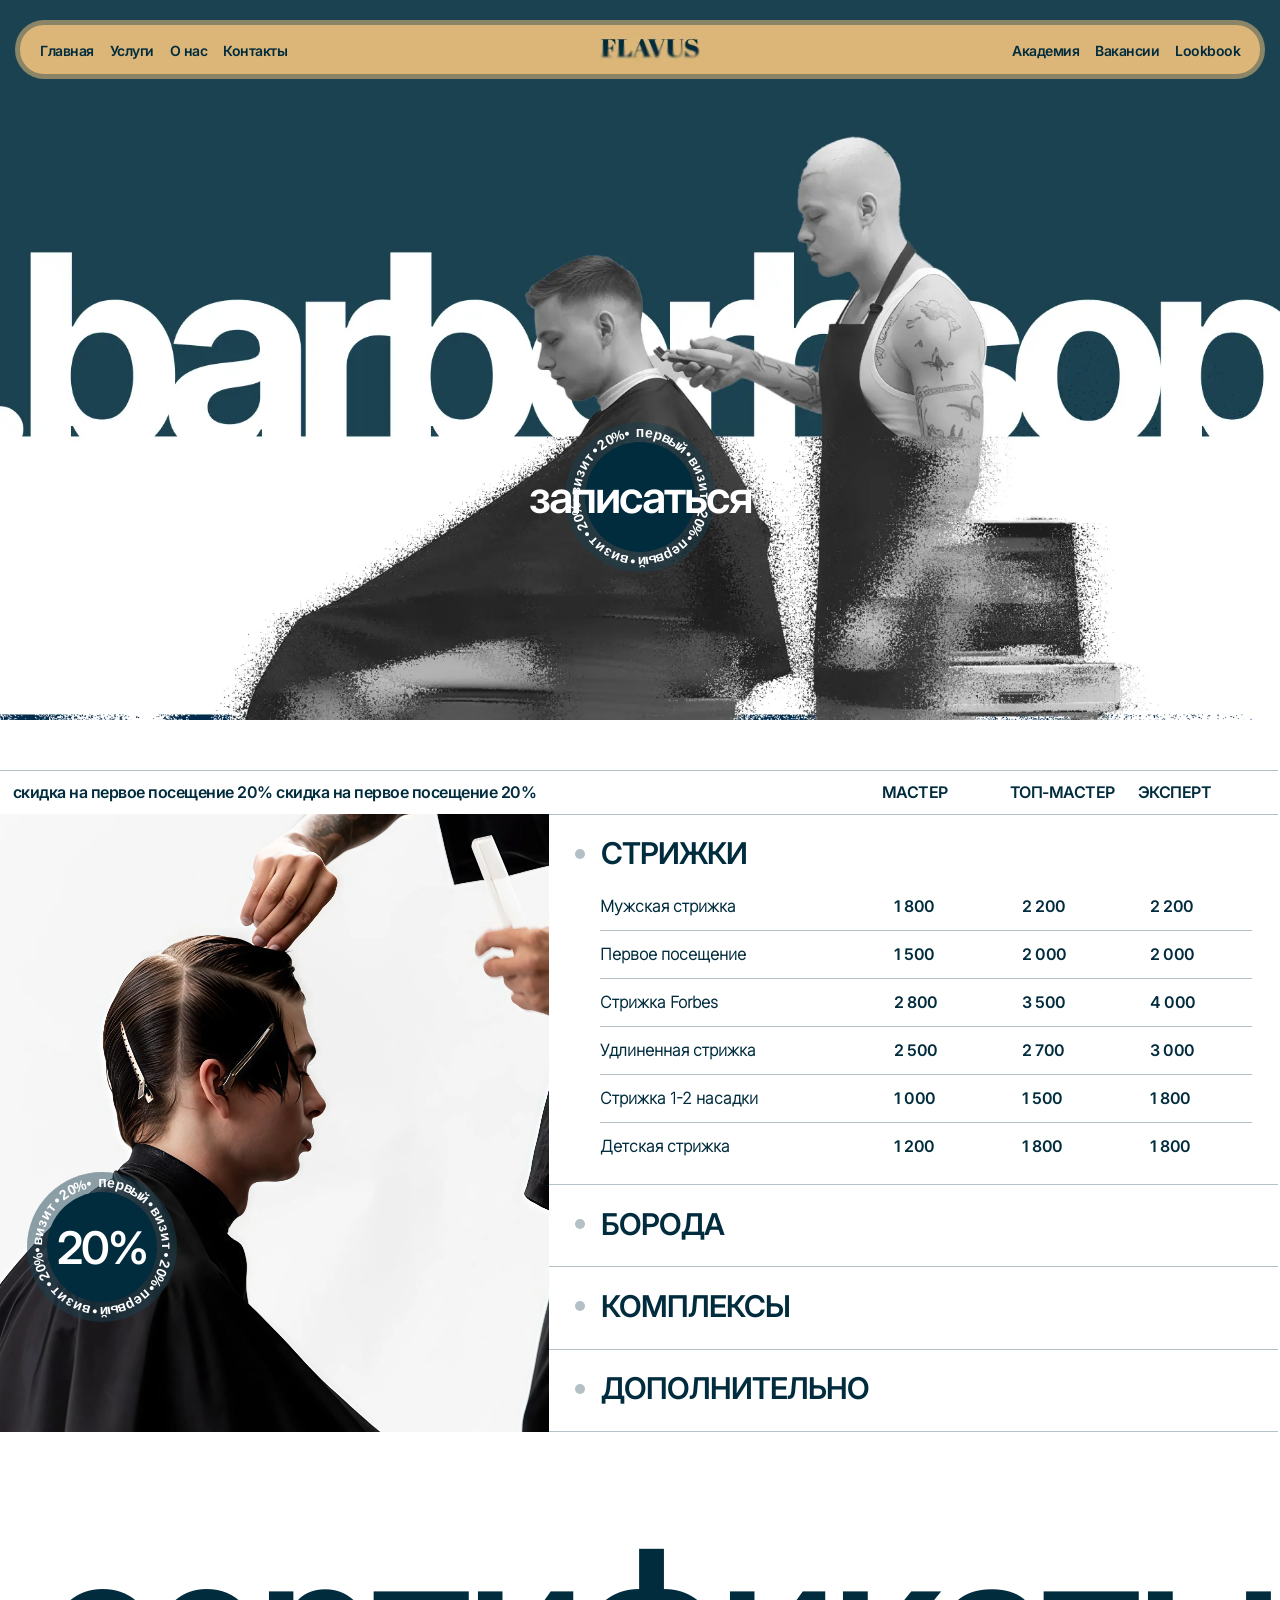
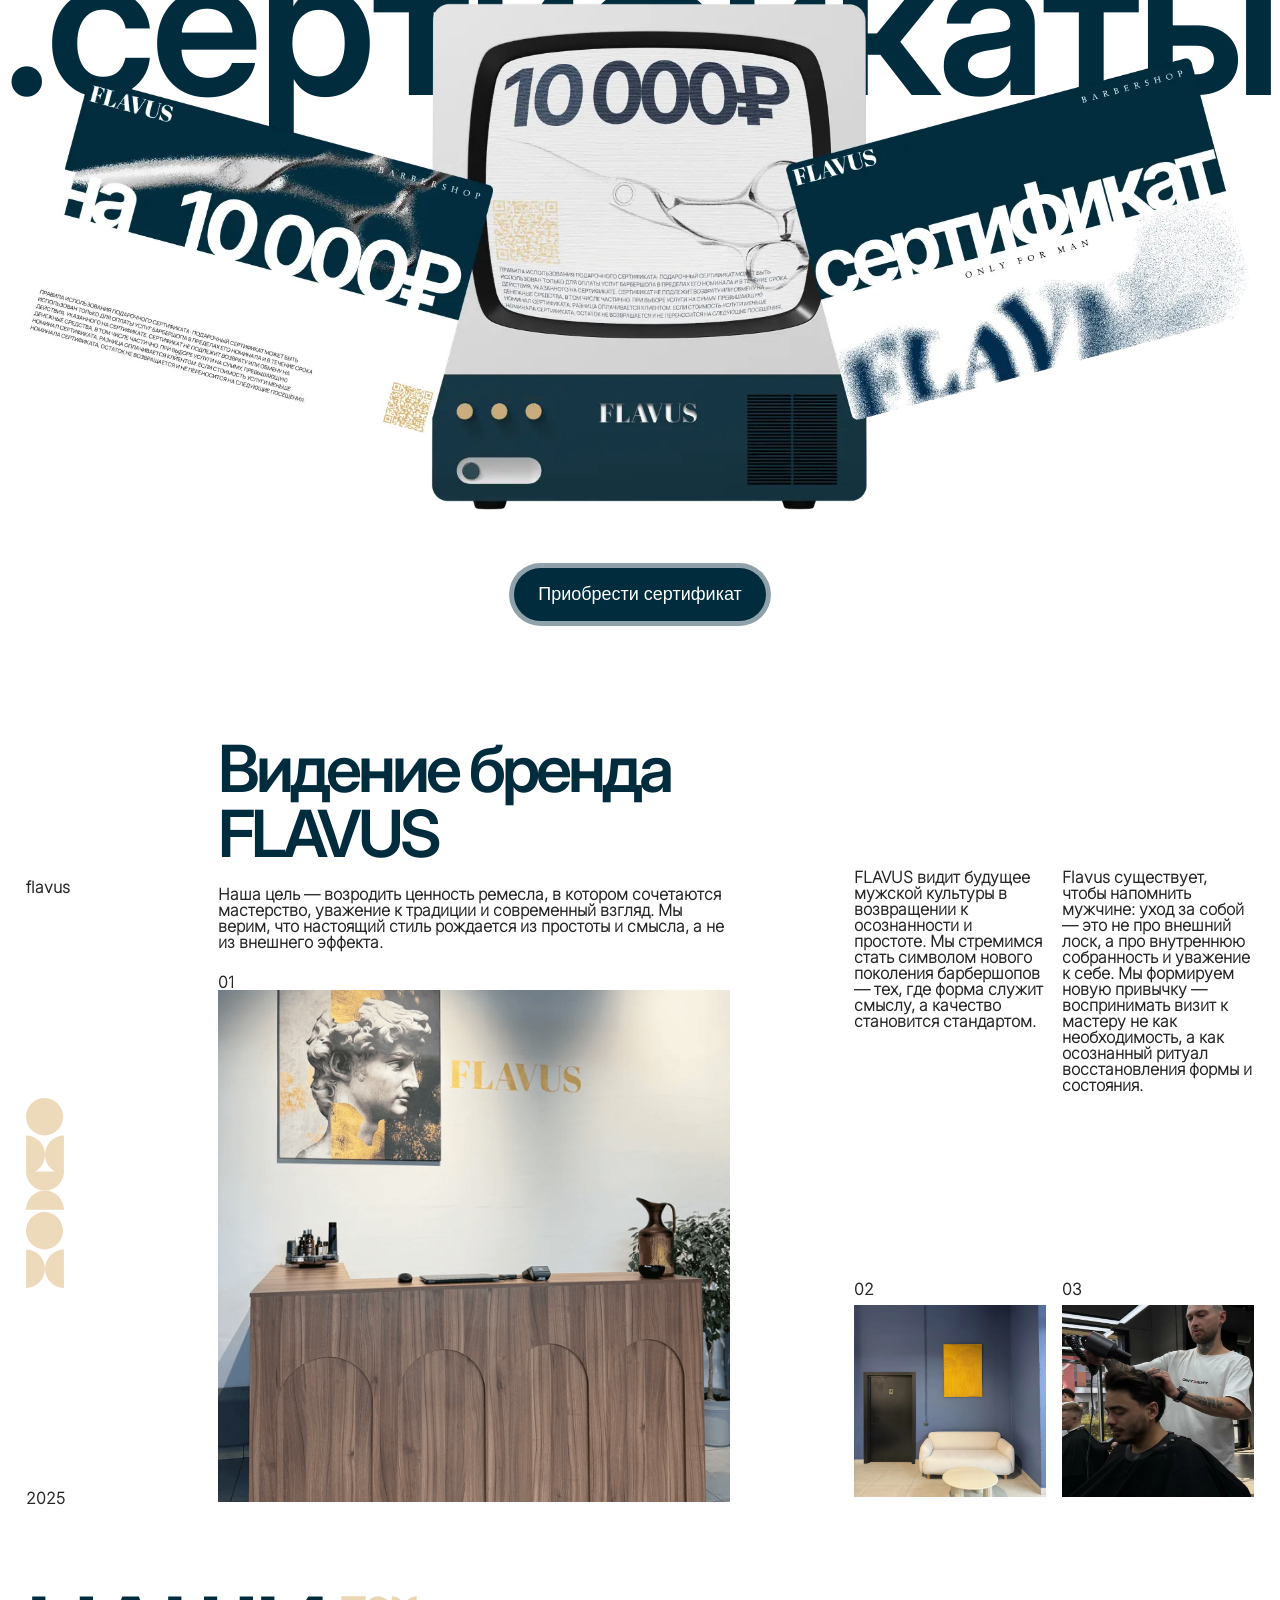
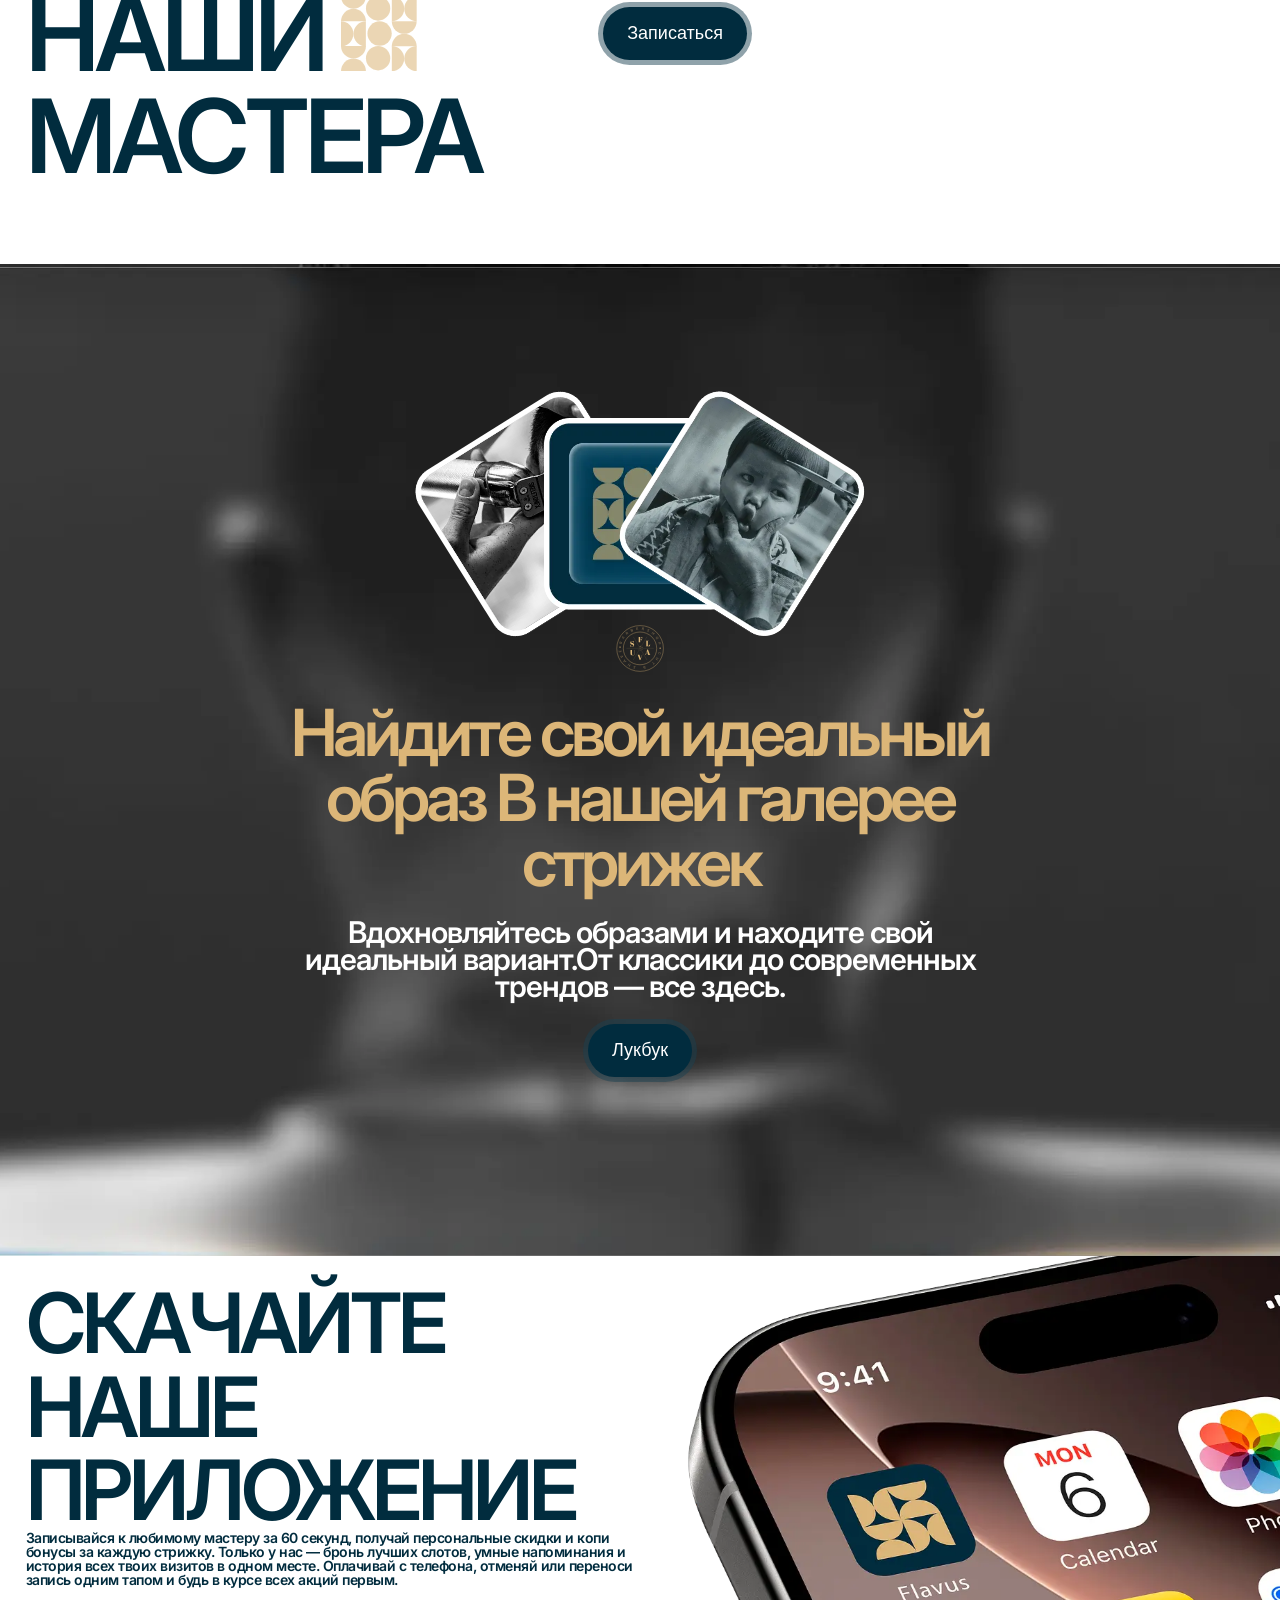
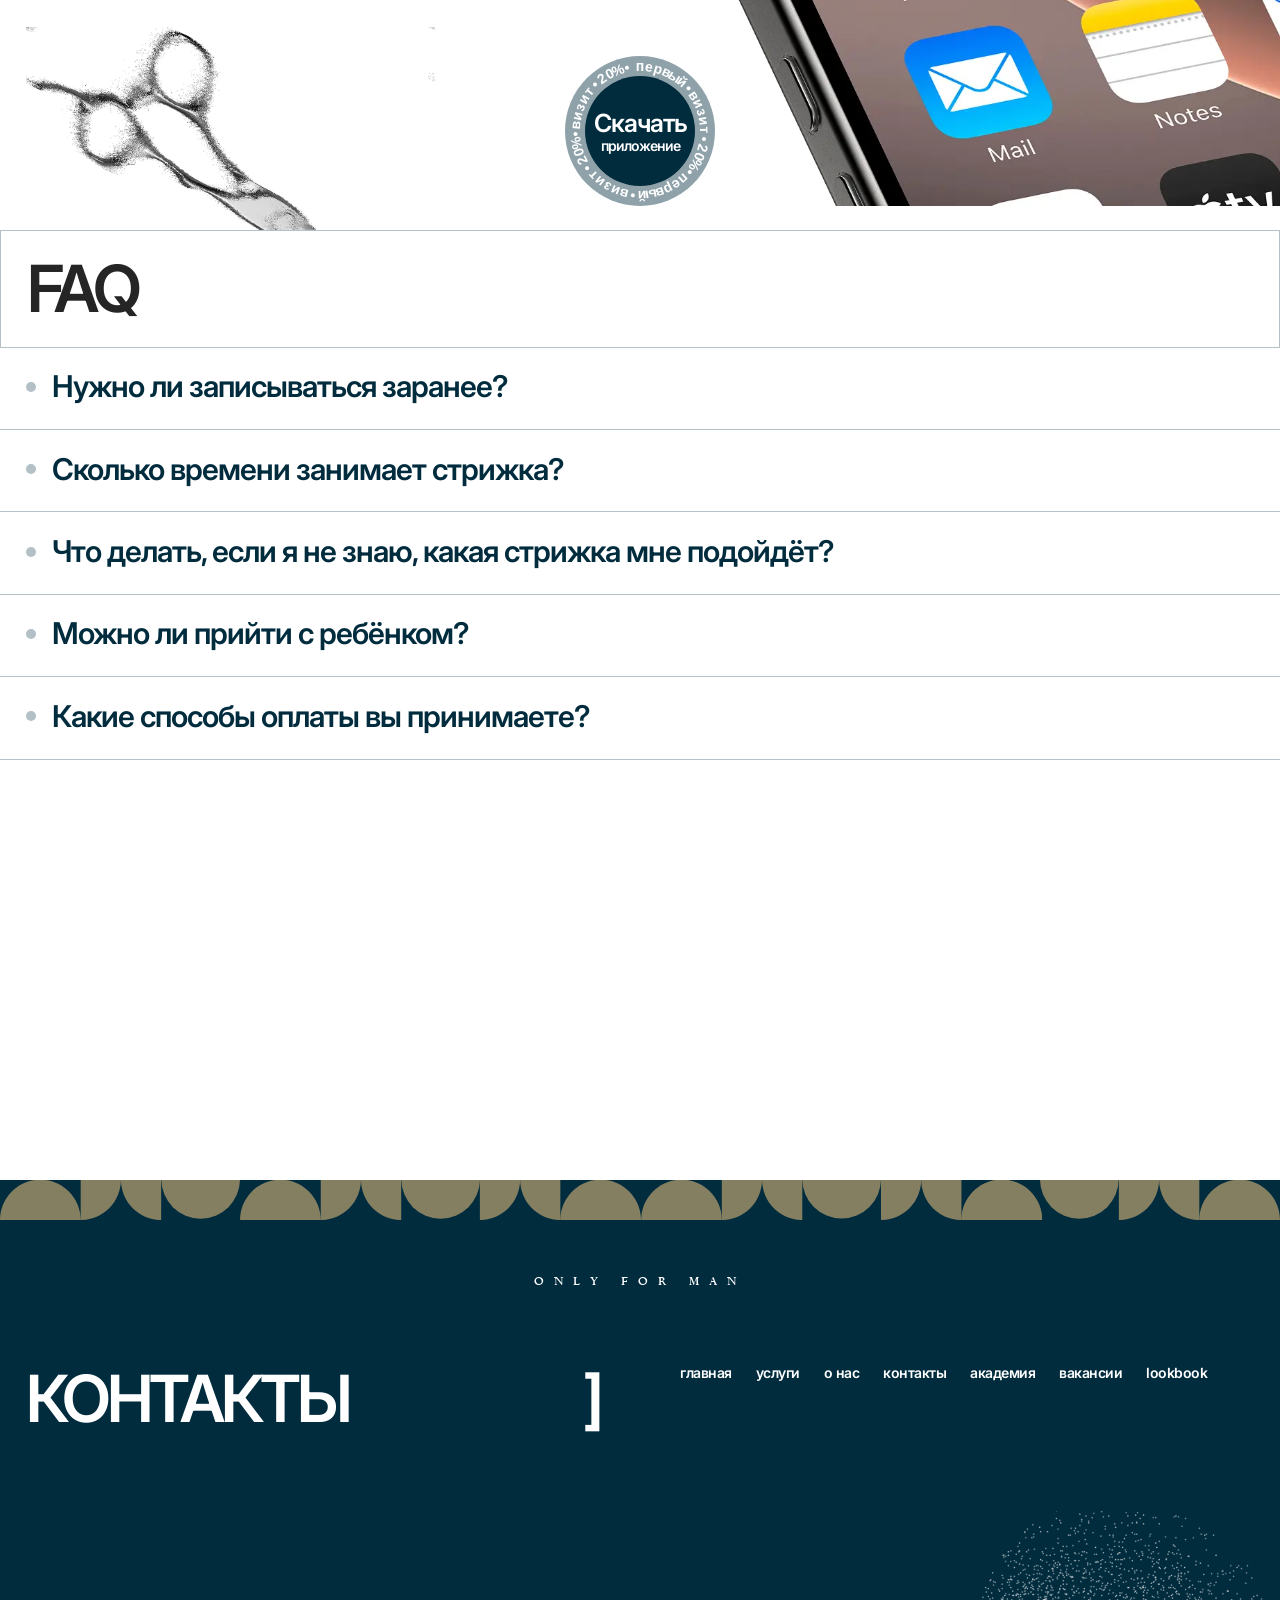
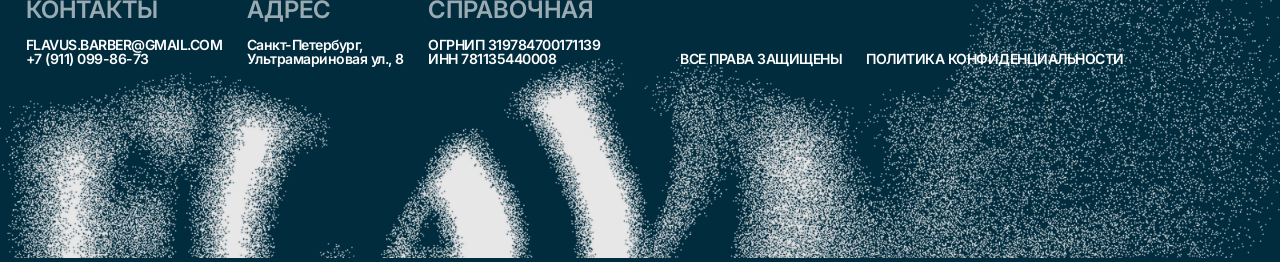
<file: index.html>
<!DOCTYPE html>
<html lang="ru">
<head>
    <meta charset="UTF-8">
    <meta name="viewport" content="width=device-width, initial-scale=1.0, viewport-fit=cover">
    <meta http-equiv="X-UA-Compatible" content="IE=edge">
    <meta name="format-detection" content="telephone=no">
    <meta name="description" content="Барбершоп Flavus в Санкт-Петербурге — мужские стрижки, оформление бороды, уход. Запись онлайн, скидка 20% на первый визит. Ул. Ультрамариновая, 8.">
    <meta name="keywords" content="барбершоп, мужская стрижка, борода, Санкт-Петербург, Flavus, запись к барберу, стрижка бороды, детская стрижка, маникюр мужской">
    <meta name="robots" content="index, follow, max-image-preview:large, max-snippet:-1, max-video-preview:-1">
    <meta name="author" content="Flavus">
    <meta name="geo.region" content="RU-SPE">
    <meta name="geo.placename" content="Санкт-Петербург">
    <link rel="canonical" href="https://flavus.ru/">
    <link rel="alternate" hreflang="ru" href="https://flavus.ru/">
    <link rel="alternate" hreflang="x-default" href="https://flavus.ru/">
    <link rel="preconnect" href="https://api-maps.yandex.ru" crossorigin>
    <link rel="preconnect" href="https://api.yclients.com" crossorigin>
    <link rel="dns-prefetch" href="https://ipinfo.io">
    <link rel="icon" type="image/png" sizes="32x32" href="./src/assests/img/deployseo/favicon_32.webp">
    <link rel="icon" type="image/png" sizes="16x16" href="./src/assests/img/deployseo/favicon_16.webp">
    <link rel="apple-touch-icon" sizes="180x180" href="./src/assests/img/deployseo/apple-touch-icon.webp">
    <link rel="manifest" href="./deployseo/site.webmanifest">
    <meta name="theme-color" content="#012C3E">
    <meta name="msapplication-TileColor" content="#012C3E">
    <meta property="og:type" content="website">
    <meta property="og:url" content="https://flavus.ru/">
    <meta property="og:title" content="Барбершоп Flavus — мужские стрижки в Санкт-Петербурге">
    <meta property="og:description" content="Мужские стрижки, борода, уход. Скидка 20% на первый визит. Запись онлайн. Ул. Ультрамариновая, 8.">
    <meta property="og:image" content="https://flavus.ru/src/assests/img/deployseo/banner.webp">
    <meta property="og:image:width" content="1200">
    <meta property="og:image:height" content="630">
    <meta property="og:image:alt" content="Барбершоп Flavus — Санкт-Петербург">
    <meta property="og:locale" content="ru_RU">
    <meta property="og:site_name" content="Flavus">
    <meta name="twitter:card" content="summary_large_image">
    <meta name="twitter:title" content="Барбершоп Flavus — мужские стрижки в Санкт-Петербурге">
    <meta name="twitter:description" content="Мужские стрижки, борода, уход. Скидка 20% на первый визит. Запись онлайн.">
    <meta name="twitter:image" content="https://flavus.ru/src/assests/img/deployseo/banner.webp">
    <meta name="twitter:image:alt" content="Барбершоп Flavus — Санкт-Петербург">
    <link rel="stylesheet" href="./src/style/main.css">
    <link rel="stylesheet" href="./src/style/pages/index.css">
    <title>Барбершоп Flavus — мужские стрижки в Санкт-Петербурге | Запись онлайн</title>
    <script type="application/ld+json">
    {"@context":"https://schema.org","@graph":[{"@type":"WebSite","@id":"https://flavus.ru/#website","url":"https://flavus.ru","name":"Flavus"},{"@type":"BarberShop","@id":"https://flavus.ru/#organization","name":"Flavus","url":"https://flavus.ru","logo":{"@type":"ImageObject","url":"https://flavus.ru/src/assests/img/deployseo/android-chrome-512x512.webp"},"image":"https://flavus.ru/src/assests/img/deployseo/banner.webp","telephone":"+7-911-099-86-73","email":"flavus.barber@gmail.com","address":{"@type":"PostalAddress","streetAddress":"ул. Ультрамариновая, 8","addressLocality":"Санкт-Петербург","addressCountry":"RU"},"geo":{"@type":"GeoCoordinates","latitude":59.905962,"longitude":30.440792},"priceRange":"₽₽","openingHoursSpecification":[{"@type":"OpeningHoursSpecification","dayOfWeek":["Monday","Tuesday","Wednesday","Thursday","Friday","Saturday","Sunday"],"opens":"10:00","closes":"22:00"}]},{"@type":"WebPage","@id":"https://flavus.ru/#webpage","url":"https://flavus.ru/","name":"Барбершоп Flavus — мужские стрижки в Санкт-Петербурге","description":"Мужские стрижки, оформление бороды, уход. Запись онлайн, скидка 20% на первый визит.","isPartOf":{"@id":"https://flavus.ru/#website"},"about":{"@id":"https://flavus.ru/#organization"},"breadcrumb":{"@id":"https://flavus.ru/#breadcrumb"}},{"@type":"BreadcrumbList","@id":"https://flavus.ru/#breadcrumb","itemListElement":[{"@type":"ListItem","position":1,"name":"Главная","item":"https://flavus.ru/"}]}]}
    </script>
</head>
<body>
    <a href="#main" class="skip-link">Перейти к содержимому</a>
    <div class="wrapper">
        <header>
            <div class="header_container">
            </div>
        </header>
        <main id="main">
            <div class="hero_container">
                <div class="background_block">
                    <a class="buttonsrcleposition" href="https://b1172214.yclients.com/company/1075535/personal/menu?o=" rel="noopener noreferrer" target="_blank">
                        <button class="button">
                            <p class="button__text">
                            <span style="--index:0;">п</span>
                            <span style="--index:1;">е</span>
                            <span style="--index:2;">р</span>
                            <span style="--index:3;">в</span>
                            <span style="--index:4;">ы</span>
                            <span style="--index:5;">й</span>
                            <span style="--index:6;">•</span>
                            <span style="--index:7;">в</span>
                            <span style="--index:8;">и</span>
                            <span style="--index:9;">з</span>
                            <span style="--index:10;">и</span>
                            <span style="--index:11;">т</span>
                            <span style="--index:12;">•</span>
                            <span style="--index:13;">2</span>
                            <span style="--index:14;">0</span>
                            <span style="--index:15;">% </span>
                            <span style="--index:16;">•</span>
                            <span style="--index:17;">п</span>
                            <span style="--index:18;">е</span>
                            <span style="--index:19;">р</span>
                            <span style="--index:20;">в</span>
                            <span style="--index:21;">ы</span>
                            <span style="--index:22;">й</span>
                            <span style="--index:23;">•</span>
                            <span style="--index:24;">в</span>
                            <span style="--index:25;">и</span>
                            <span style="--index:26;">з</span>
                            <span style="--index:27;">и</span>
                            <span style="--index:28;">т</span>
                            <span style="--index:29;">•</span>
                            <span style="--index:30;">2</span>
                            <span style="--index:31;">0</span>
                            <span style="--index:32;">% </span>
                            <span style="--index:33;">•</span>
                            <span style="--index:34;">в</span>
                            <span style="--index:35;">и</span>
                            <span style="--index:36;">з</span>
                            <span style="--index:37;">и</span>
                            <span style="--index:38;">т</span>
                            <span style="--index:39;">•</span>
                            <span style="--index:40;">2</span>
                            <span style="--index:41;">0</span>
                            <span style="--index:42;">% </span>
                            <span style="--index:43;">•</span>
                            </p>
                            <div class="button__circle">
                                <h1 class="titl_">записаться</h1>
                            </div>
                        </button>
                    </a>
                </div>         
            </div>
            <div id="services" class="price_acc_blocs">
                <div class="le_price_blokc">
                    <div class="price-category-header">
                        <div class="service-row_barberimg denied_border">
                            <div class="service-price qwoiefhio"><h4>скидка на первое посещение 20% скидка на первое посещение 20%</h4></div>
                        </div>
                    </div>
                    <div class="price_category_img">
                        <img src="/src/assests/img/price_catecory/haircut.webp" alt="Стрижки" loading="lazy" width="400" height="300">
                        <img src="/src/assests/img/price_catecory/bread_cut.webp" alt="Борода" loading="lazy" width="400" height="300">
                        <img src="/src/assests/img/price_catecory/complex.webp" alt="Комплексы" loading="lazy" width="400" height="300">
                        <img src="/src/assests/img/price_catecory/additction.webp" alt="Дополнительно" loading="lazy" width="400" height="300">
                        <button class="button buttonserclediscount">
                            <p class="button__text">
                            <span style="--index:0;">п</span>
                            <span style="--index:1;">е</span>
                            <span style="--index:2;">р</span>
                            <span style="--index:3;">в</span>
                            <span style="--index:4;">ы</span>
                            <span style="--index:5;">й</span>
                            <span style="--index:6;">•</span>
                            <span style="--index:7;">в</span>
                            <span style="--index:8;">и</span>
                            <span style="--index:9;">з</span>
                            <span style="--index:10;">и</span>
                            <span style="--index:11;">т</span>
                            <span style="--index:12;">•</span>
                            <span style="--index:13;">2</span>
                            <span style="--index:14;">0</span>
                            <span style="--index:15;">% </span>
                            <span style="--index:16;">•</span>
                            <span style="--index:17;">п</span>
                            <span style="--index:18;">е</span>
                            <span style="--index:19;">р</span>
                            <span style="--index:20;">в</span>
                            <span style="--index:21;">ы</span>
                            <span style="--index:22;">й</span>
                            <span style="--index:23;">•</span>
                            <span style="--index:24;">в</span>
                            <span style="--index:25;">и</span>
                            <span style="--index:26;">з</span>
                            <span style="--index:27;">и</span>
                            <span style="--index:28;">т</span>
                            <span style="--index:29;">•</span>
                            <span style="--index:30;">2</span>
                            <span style="--index:31;">0</span>
                            <span style="--index:32;">% </span>
                            <span style="--index:33;">•</span>
                            <span style="--index:34;">в</span>
                            <span style="--index:35;">и</span>
                            <span style="--index:36;">з</span>
                            <span style="--index:37;">и</span>
                            <span style="--index:38;">т</span>
                            <span style="--index:39;">•</span>
                            <span style="--index:40;">2</span>
                            <span style="--index:41;">0</span>
                            <span style="--index:42;">% </span>
                            <span style="--index:43;">•</span>
                            </p>
                            <div class="button__circle">
                                <h1 class="titl_">20%</h1>
                            </div>
                        </button>
                    </div>
                </div>

                <div class="rg_price_blokc">
                    <div class="price-category-header rgij">
                        <div class="service-row_barber denied_border">
                            <div class="service-price-row">
                                <div class="service-price"><h4>МАСТЕР</h4></div>
                                <div class="tooltip">
                                    <div class="service-price"><h4>ТОП-МАСТЕР</h4></div>
                                </div>
                                <div class="tooltip">
                                    <div class="service-price"><h4>ЭКСПЕРТ</h4></div>
                                </div>
                            </div>
                        </div>
                    </div>
                    <div class="price-accordion active">
                        <div class="price-category">
                            <div class="price-category-header">
                                <div class="price-category-dot"></div>
                                <h2>СТРИЖКИ</h2>
                            </div>

                            <div class="price-category-body">

                                <div class="service-row">
                                    <div class="service-name"><h5>Мужская стрижка</h5></div>
                                    <div class="service-price-row">
                                        <div class="service-price"><h4>1 800</h4></div>
                                        <div class="service-price"><h4>2 200</h4></div>
                                        <div class="service-price"><h4>2 200</h4></div>
                                    </div>
                                </div>

                                <div class="service-row">
                                    <div class="service-name"><h5>Первое посещение</h5></div>
                                    <div class="service-price-row">
                                        <div class="service-price"><h4>1 500</h4></div>
                                        <div class="service-price"><h4>2 000</h4></div>
                                        <div class="service-price"><h4>2 000</h4></div>
                                    </div>
                                </div>

                                <div class="service-row">
                                    <div class="service-name"><h5>Стрижка Forbes</h5></div>
                                    <div class="service-price-row">
                                        <div class="service-price"><h4>2 800</h4></div>
                                        <div class="service-price"><h4>3 500</h4></div>
                                        <div class="service-price"><h4>4 000</h4></div>
                                    </div>
                                </div>

                                <div class="service-row">
                                    <div class="service-name"><h5>Удлиненная стрижка</h5></div>
                                    <div class="service-price-row">
                                        <div class="service-price"><h4>2 500</h4></div>
                                        <div class="service-price"><h4>2 700</h4></div>
                                        <div class="service-price"><h4>3 000</h4></div>
                                    </div>
                                </div>

                                <div class="service-row">
                                    <div class="service-name"><h5>Стрижка 1-2 насадки</h5></div>
                                    <div class="service-price-row">
                                        <div class="service-price"><h4>1 000</h4></div>
                                        <div class="service-price"><h4>1 500</h4></div>
                                        <div class="service-price"><h4>1 800</h4></div>
                                    </div>
                                </div>

                                <div class="service-row denied_border">
                                    <div class="service-name"><h5>Детская стрижка</h5></div>
                                    <div class="service-price-row">
                                        <div class="service-price"><h4>1 200</h4></div>
                                        <div class="service-price"><h4>1 800</h4></div>
                                        <div class="service-price"><h4>1 800</h4></div>
                                    </div>
                                </div>

                            </div>
                        </div>
                        <div class="price-category">
                            <div class="price-category-header">
                                <div class="price-category-dot"></div>
                                <h2>БОРОДА</h2>
                            </div>
                            <div class="price-category-body">
                                <div class="service-row">
                                    <div class="service-name"><h5>Оформление бороды</h5></div>
                                    <div class="service-price-row">
                                        <div class="service-price"><h4>1 200</h4></div>
                                        <div class="service-price"><h4>1 500</h4></div>
                                        <div class="service-price"><h4>1 500</h4></div>
                                    </div>
                                </div>
                                <div class="service-row denied_border">
                                    <div class="service-name"><h5>Стрижка бороды</h5></div>
                                    <div class="service-price-row">
                                        <div class="service-price"><h4>900</h4></div>
                                        <div class="service-price"><h4>1 100</h4></div>
                                        <div class="service-price"><h4>1 400</h4></div>
                                    </div>
                                </div>
                            </div>
                        </div>
                        <div class="price-category">
                            <div class="price-category-header">
                                <div class="price-category-dot"></div>
                                <h2>КОМПЛЕКСЫ</h2>
                            </div>
                            <div class="price-category-body">
                                <div class="service-row">
                                    <div class="service-name"><h5>Комплекс Forbes</h5></div>
                                    <div class="service-price-row">
                                        <div class="service-price"><h4>4 000</h4></div>
                                        <div class="service-price"><h4>4 500</h4></div>
                                        <div class="service-price"><h4>5 000</h4></div>
                                    </div>
                                </div>
                                <div class="service-row">
                                    <div class="service-name"><h5>Стрижка + Оформление бороды</h5></div>
                                    <div class="service-price-row">
                                        <div class="service-price"><h4>2 600</h4></div>
                                        <div class="service-price"><h4>3 200</h4></div>
                                        <div class="service-price"><h4>3 500</h4></div>
                                    </div>
                                </div>
                                <div class="service-row denied_border">
                                    <div class="service-name"><h5>Папа + Сын</h5></div>
                                    <div class="service-price-row">
                                        <div class="service-price"><h4>2 500</h4></div>
                                        <div class="service-price"><h4>3 100</h4></div>
                                        <div class="service-price"><h4>3 400</h4></div>
                                    </div>
                                </div>
                            </div>
                        </div>
                        <div class="price-category">
                            <div class="price-category-header">
                                <div class="price-category-dot"></div>
                                <h2>ДОПОЛНИТЕЛЬНО</h2>
                            </div>
                            <div class="price-category-body">
                                <div class="service-row">
                                    <div class="service-name"><h5>Комплексный уход за кожей лица VOLCANO</h5></div>
                                    <div class="service-price-row">
                                        <div class="service-price"><h4>1 200</h4></div>
                                        <div class="service-price"><h4>1 200</h4></div>
                                        <div class="service-price"><h4>1 500</h4></div>
                                    </div>
                                </div>
                                <div class="service-row">
                                    <div class="service-name"><h5>Воск (все включено)</h5></div>
                                    <div class="service-price-row">
                                        <div class="service-price"><h4>400</h4></div>
                                        <div class="service-price"><h4>400</h4></div>
                                        <div class="service-price"><h4>400</h4></div>
                                    </div>
                                </div>
                                <div class="service-row">
                                    <div class="service-name"><h5>Укладка волос</h5></div>
                                    <div class="service-price-row">
                                        <div class="service-price"><h4>500</h4></div>
                                        <div class="service-price"><h4>500</h4></div>
                                        <div class="service-price"><h4>500</h4></div>
                                    </div>
                                </div>
                                <div class="service-row">
                                    <div class="service-name"><h5>Камуфляж бороды</h5></div>
                                    <div class="service-price-row">
                                        <div class="service-price"><h4>800</h4></div>
                                        <div class="service-price"><h4>800</h4></div>
                                        <div class="service-price"><h4>800</h4></div>
                                    </div>
                                </div>
                                <div class="service-row">
                                    <div class="service-name"><h5>Тонирование головы</h5></div>
                                    <div class="service-price-row">
                                        <div class="service-price"><h4>1 200</h4></div>
                                        <div class="service-price"><h4>1 200</h4></div>
                                        <div class="service-price"><h4>1 200</h4></div>
                                    </div>
                                </div>
                                <div class="service-row denied_border">
                                    <div class="service-name"><h5>Патчи</h5></div>
                                    <div class="service-price-row">
                                        <div class="service-price"><h4>200</h4></div>
                                        <div class="service-price"><h4>200</h4></div>
                                        <div class="service-price"><h4>200</h4></div>
                                    </div>
                                </div>
                            </div>
                        </div>
                    </div>
                </div>
            </div>
            <div class="sertificate">
                <div class="sertificate_container">
                    <div class="sertificate_content">
                        <h1 class="titlesertificates">.сертификаты</h1>
                        <div class="srtificatetop"></div>
                        <a href="tel:+79110998673"> <button class="primary_but">Приобрести сертификат</button></a>
                    </div>
                </div>
            </div>
            <div id="about" class="eye_brand">
                <div class="eye_container">
                    <div class="eye_content">
                        <div class="leftblokc">
                             <div class="clgr fe">
                                <h6>flavus</h6>
                                <img src="./src/assests/svg/logoiconvision.svg" alt="">
                                <h6>2025</h6>
                            </div>
                            <div class="clgr wqef">
                                <h1>Видение бренда <br> FLAVUS</h1>
                                <h5 style="padding-bottom: 24px;">Наша цель — возродить ценность ремесла, в котором сочетаются мастерство, уважение к традиции и современный взгляд. Мы верим, что настоящий стиль рождается из простоты и смысла, а не из внешнего эффекта. </h5>
                                <div class="picture">
                                    <h5>01</h5>
                                    <img src="./src/assests/img/picture_shop.webp" alt="Интерьер барбершопа Flavus" loading="lazy">
                                </div>
                            </div>
                        </div>
                        <div class="rg_block">
                            <div class="woiejf">
                                <div class="clgr clgrw">
                                    <h5>FLAVUS видит будущее мужской культуры в возвращении к осознанности и простоте. Мы стремимся стать символом нового поколения барбершопов — тех, где форма служит смыслу, а качество становится стандартом.  </h5>
                                    <div class="picturee">
                                        <h5>02</h5>
                                        <img src="/src/assests/img/picture_shop1.webp" alt="">
                                    </div>
                                </div>
                                <div class="clgr clgrw">
                                    <h5>Flavus существует, чтобы напомнить мужчине: уход за собой — это не про внешний лоск, а про внутреннюю собранность и уважение к себе. Мы формируем новую привычку — воспринимать визит к мастеру не как необходимость, а как осознанный ритуал восстановления формы и состояния. </h5>
                                    <div class="picturee">
                                        <h5>03</h5>
                                        <img src="/src/assests/img/picture_shop2.webp" alt="">
                                    </div>
                                </div>
                            </div>
                        </div>
                    </div>
                </div>
            </div>
            <div class="barberslist">
                <div class="barber_container">
                    <div class="barber_left">
                        <div class="textblokc_barber">
                            <div class="ttx">
                                <div class="trr">
                                    <h1>НАШИ</h1>
                                    <img src="/src/assests/svg/squarel_gold.svg" alt="sq_gold">
                                </div>
                                <h1>МАСТЕРА</h1>
                            </div>
                            <div class="name_andbut">
                                <div class="info_top iiuhdd">
                                    <!-- данные подставляются через load_list_barbers.js -->
                                </div>
                                <a href="https://b1172214.yclients.com/company/1075535/personal/menu?o="> <button class="primary_but fewf">Записаться</button></a>
                            </div>
                        </div>
                        <div id="barbersItems" class="barber_content"></div>
                    </div>
                    <div class="barber_right">
                        <div id="largeBarber" class="large_barber">
                        </div>
                    </div>
                </div>
            </div>
            <div class="lookbook_block">
                <div class="lookbook_container">
                    <div class="lookbook_content">
                        <div class="img_block">
                            <img class="glass" style="--r:-8;" src="./src/assests/svg/fr_colod.webp" alt="">
                            <img class="glass" style="--r:0;" src="./src/assests/svg/th_colod.webp" alt="">
                            <img class="glass" style="--r:8;" src="./src/assests/svg/fo_colod.webp" alt="">
                        </div>
                        <img class="lookbook_logo" src="./src/assests/svg/logo_vector_look.svg" alt="">
                        <div class="content_hero">
                            <h1 class="title_hero">Найдите свой идеальный образ В нашей галерее стрижек</h1>
                            <h2 class="text_hero">Вдохновляйтесь образами и находите свой идеальный вариант.От классики до современных трендов — все здесь.</h2>
                            <a href="lookbook.html"> <button class="primary_but">Лукбук</button></a>
                        </div>
                    </div>
                </div>
            </div>
            <div class="download_our_app">
                <div class="text_contenttt">
                    <div class="textofblock">
                        <h1 class="titledow" style=" text-align: left; font-size: 6.5vw;" >СКАЧАЙТЕ НАШЕ <br> ПРИЛОЖЕНИЕ</h1>
                        <h4 style=" text-align: left;">Записывайся к любимому мастеру за 60 секунд, получай персональные скидки и копи бонусы за каждую стрижку. Только у нас — бронь лучших слотов, умные напоминания и история всех твоих визитов в одном месте. Оплачивай с телефона, отменяй или переноси запись одним тапом и будь в курсе всех акций первым.</h4>
                    </div>
                    <img class="scisss" src="./src/assests/img/scissorsed.webp" alt="ножницы">
                </div>
                <p id="alert" class="buttonsrcleposition dw"  rel="noopener noreferrer" target="_blank">
                        <button class="button">
                            <p class="button__text">
                            <span style="--index:0;">п</span>
                            <span style="--index:1;">е</span>
                            <span style="--index:2;">р</span>
                            <span style="--index:3;">в</span>
                            <span style="--index:4;">ы</span>
                            <span style="--index:5;">й</span>
                            <span style="--index:6;">•</span>
                            <span style="--index:7;">в</span>
                            <span style="--index:8;">и</span>
                            <span style="--index:9;">з</span>
                            <span style="--index:10;">и</span>
                            <span style="--index:11;">т</span>
                            <span style="--index:12;">•</span>
                            <span style="--index:13;">2</span>
                            <span style="--index:14;">0</span>
                            <span style="--index:15;">% </span>
                            <span style="--index:16;">•</span>
                            <span style="--index:17;">п</span>
                            <span style="--index:18;">е</span>
                            <span style="--index:19;">р</span>
                            <span style="--index:20;">в</span>
                            <span style="--index:21;">ы</span>
                            <span style="--index:22;">й</span>
                            <span style="--index:23;">•</span>
                            <span style="--index:24;">в</span>
                            <span style="--index:25;">и</span>
                            <span style="--index:26;">з</span>
                            <span style="--index:27;">и</span>
                            <span style="--index:28;">т</span>
                            <span style="--index:29;">•</span>
                            <span style="--index:30;">2</span>
                            <span style="--index:31;">0</span>
                            <span style="--index:32;">% </span>
                            <span style="--index:33;">•</span>
                            <span style="--index:34;">в</span>
                            <span style="--index:35;">и</span>
                            <span style="--index:36;">з</span>
                            <span style="--index:37;">и</span>
                            <span style="--index:38;">т</span>
                            <span style="--index:39;">•</span>
                            <span style="--index:40;">2</span>
                            <span style="--index:41;">0</span>
                            <span style="--index:42;">% </span>
                            <span style="--index:43;">•</span>
                            </p>
                            <div class="button__circlee">
                                <h1 class="titl_tw">Скачать </h1>
                                <h1 style="font-size: 14px; letter-spacing: -1px;">приложение</h1>
                            </div>
                        </button>
                    </p>
                <img class="appmockup" src="./src/assests/img/appmockup.webp" alt="appmickup">
            </div>
            <div class="faq_block">
                <div class="faqtitle">
                    <h1>FAQ</h1>
                </div>
                <div class="fac_container">
                    <div class="faq_content_ques">
                        <div class="faq_question">
                            <div class="topblfaq">
                                <div class="sercle"></div>
                                <h2>Нужно ли записываться заранее?</h2>
                            </div>
                            <h4>Да, мы рекомендуем записываться заранее, чтобы выбрать удобное время и избежать ожидания. Но если есть свободный мастер, мы можем принять и без записи.</h4>
                        </div>
                    </div>
                    <div class="faq_content_ques">
                        <div class="faq_question">
                            <div class="topblfaq">
                                <div class="sercle"></div>
                                <h2>Сколько времени занимает стрижка?</h2>
                            </div>
                            <h4>Обычно мужская стрижка занимает около 45–60 минут, в зависимости от сложности и выбранной услуги.</h4>
                        </div>
                    </div>
                    <div class="faq_content_ques">
                        <div class="faq_question">
                            <div class="topblfaq">
                                <div class="sercle"></div>
                                <h2>Что делать, если я не знаю, какая стрижка мне подойдёт?</h2>
                            </div>  
                            <h4>Наш мастер поможет подобрать стрижку, которая подойдёт под форму лица, стиль и тип волос.</h4>
                        </div>
                    </div>
                    <div class="faq_content_ques">
                        <div class="faq_question">
                            <div class="topblfaq">
                                <div class="sercle"></div>
                                <h2>Можно ли прийти с ребёнком?</h2>
                            </div>
                            <h4>Да, конечно. Мы делаем стрижки не только взрослым, но и детям.</h4>
                        </div>
                    </div>
                    <div class="faq_content_ques">
                        <div class="faq_question">
                            <div class="topblfaq">
                                <div class="sercle"></div>
                                <h2>Какие способы оплаты вы принимаете?</h2>
                            </div>
                            <h4>Вы можете оплатить наличными или банковской картой.</h4>
                        </div>
                    </div>
                </div>
            </div>
        </main>
        <footer id="footer"></footer>
    </div>
</body>
<script type="module" src="./src/javascript/main.js"></script>
<script>
        document.getElementById('alert').addEventListener('click', function() {
            alert('Приложение еще в разработке');
        });
</script>
</html>
</file>
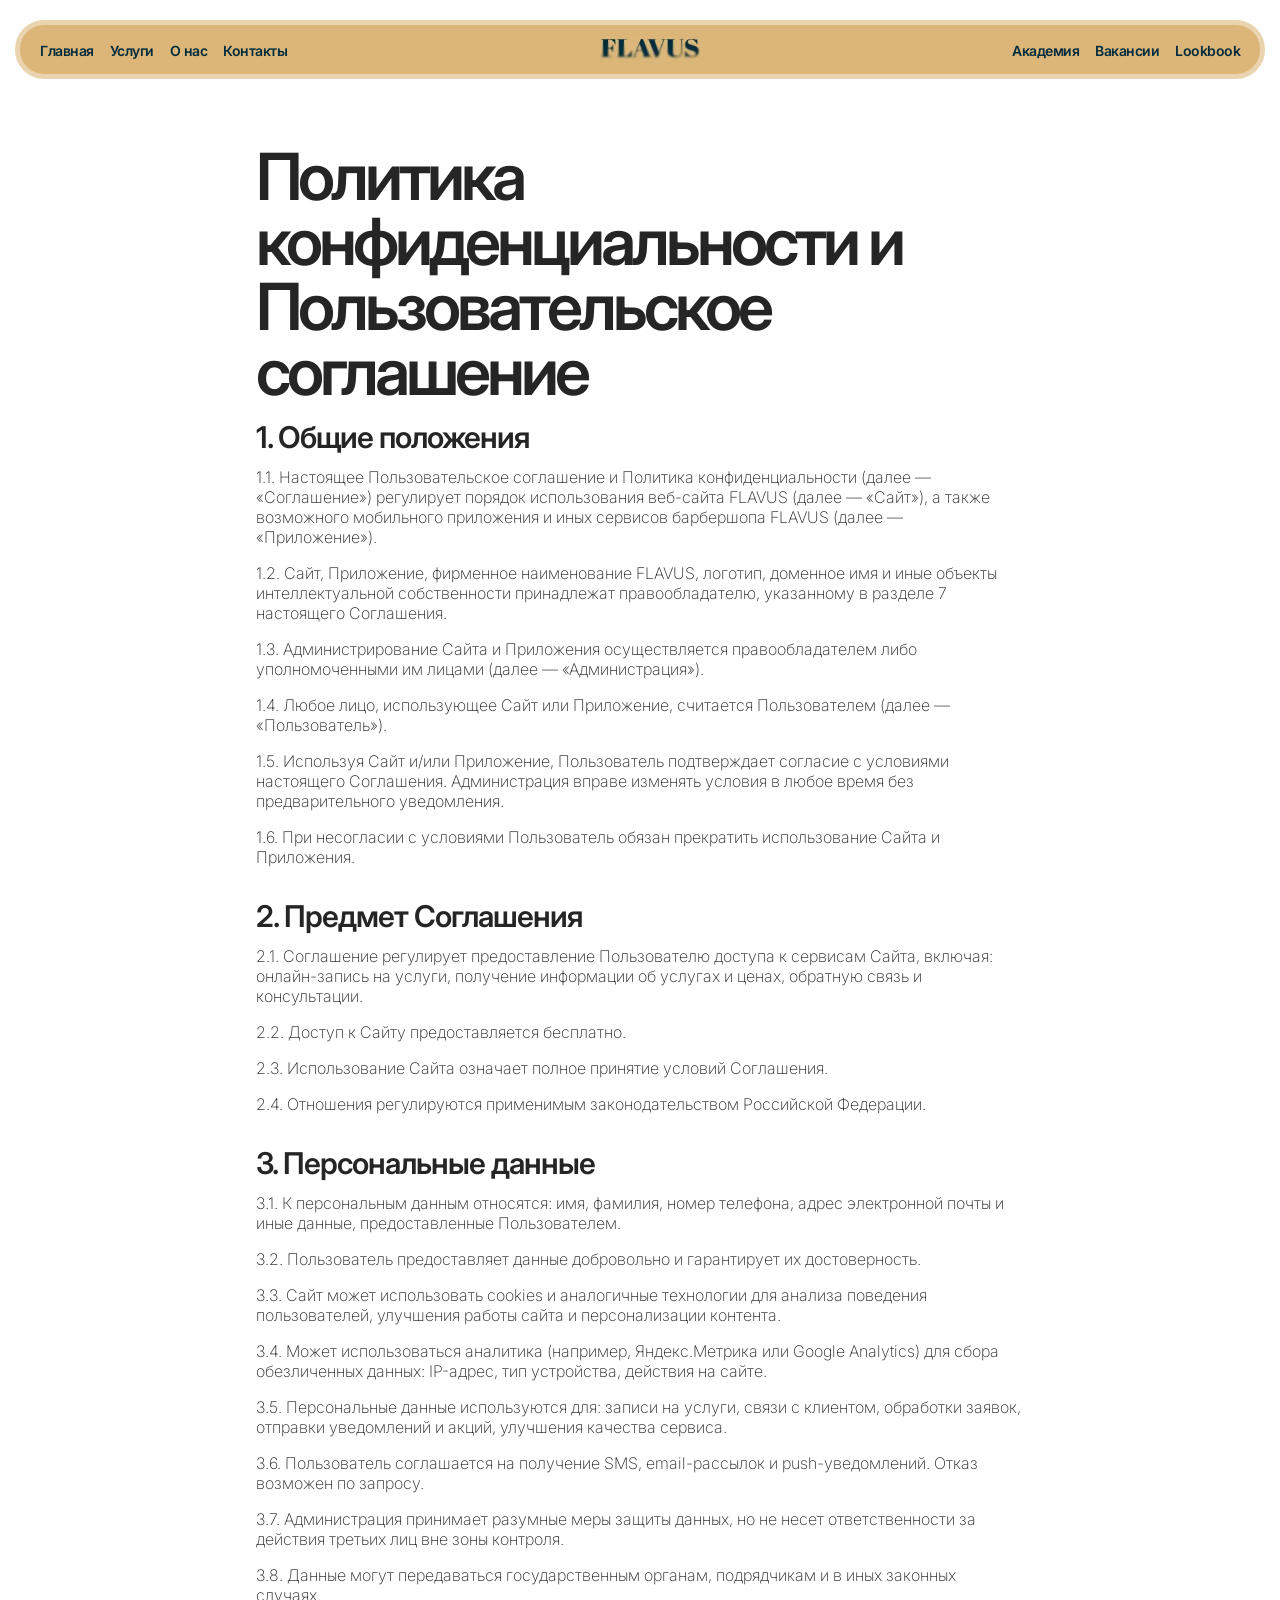
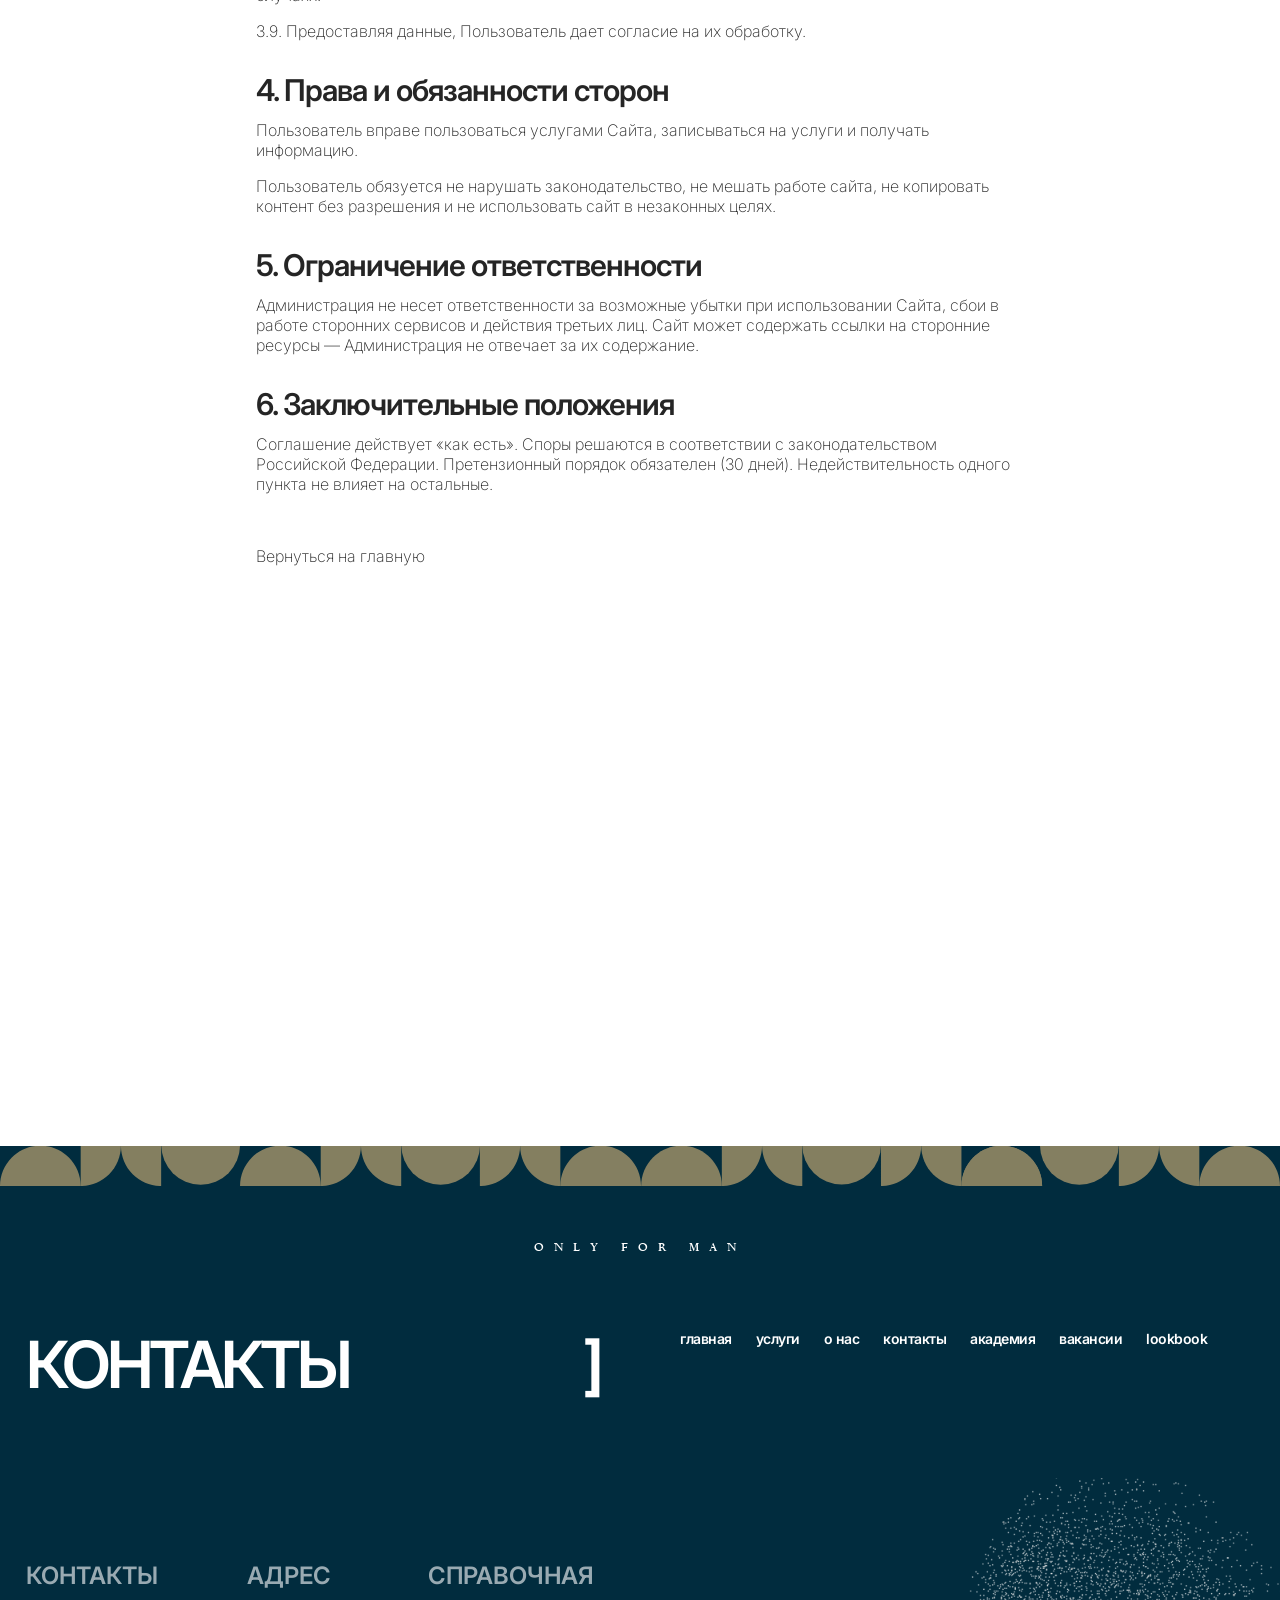
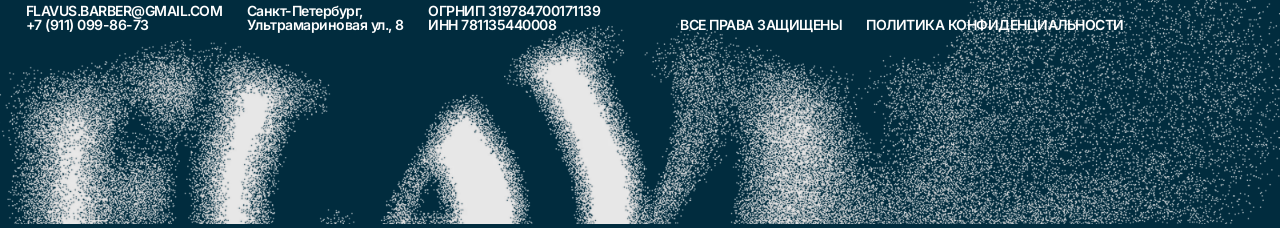
<file: confidenc.html>
<!DOCTYPE html>
<html lang="ru">
<head>
    <meta charset="UTF-8">
    <meta name="viewport" content="width=device-width, initial-scale=1.0, viewport-fit=cover">
    <link rel="icon" type="image/png" sizes="32x32" href="./src/assests/img/deployseo/favicon_32.webp">
    <meta name="description" content="Политика конфиденциальности барбершопа Flavus">
    <meta name="robots" content="noindex, follow">
    <link rel="canonical" href="https://flavus.ru/confidenc.html">
    <link rel="stylesheet" href="./src/style/main.css">
    <title>Политика конфиденциальности | Flavus</title>
</head>
<body>
    <div class="wrapper">
        <header>
            <div class="header_container">
            </div>
        </header>
        <main id="main" class="okm">
            <h1>Политика конфиденциальности и Пользовательское соглашение</h1>

            <section>
                <h2>1. Общие положения</h2>
                <p>1.1. Настоящее Пользовательское соглашение и Политика конфиденциальности (далее — «Соглашение») регулирует порядок использования веб-сайта FLAVUS (далее — «Сайт»), а также возможного мобильного приложения и иных сервисов барбершопа FLAVUS (далее — «Приложение»).</p>
                <p>1.2. Сайт, Приложение, фирменное наименование FLAVUS, логотип, доменное имя и иные объекты интеллектуальной собственности принадлежат правообладателю, указанному в разделе 7 настоящего Соглашения.</p>
                <p>1.3. Администрирование Сайта и Приложения осуществляется правообладателем либо уполномоченными им лицами (далее — «Администрация»).</p>
                <p>1.4. Любое лицо, использующее Сайт или Приложение, считается Пользователем (далее — «Пользователь»).</p>
                <p>1.5. Используя Сайт и/или Приложение, Пользователь подтверждает согласие с условиями настоящего Соглашения. Администрация вправе изменять условия в любое время без предварительного уведомления.</p>
                <p>1.6. При несогласии с условиями Пользователь обязан прекратить использование Сайта и Приложения.</p>
            </section>

            <section>
                <h2>2. Предмет Соглашения</h2>
                <p>2.1. Соглашение регулирует предоставление Пользователю доступа к сервисам Сайта, включая: онлайн-запись на услуги, получение информации об услугах и ценах, обратную связь и консультации.</p>
                <p>2.2. Доступ к Сайту предоставляется бесплатно.</p>
                <p>2.3. Использование Сайта означает полное принятие условий Соглашения.</p>
                <p>2.4. Отношения регулируются применимым законодательством Российской Федерации.</p>
            </section>

            <section>
                <h2>3. Персональные данные</h2>
                <p>3.1. К персональным данным относятся: имя, фамилия, номер телефона, адрес электронной почты и иные данные, предоставленные Пользователем.</p>
                <p>3.2. Пользователь предоставляет данные добровольно и гарантирует их достоверность.</p>
                <p>3.3. Сайт может использовать cookies и аналогичные технологии для анализа поведения пользователей, улучшения работы сайта и персонализации контента.</p>
                <p>3.4. Может использоваться аналитика (например, Яндекс.Метрика или Google Analytics) для сбора обезличенных данных: IP-адрес, тип устройства, действия на сайте.</p>
                <p>3.5. Персональные данные используются для: записи на услуги, связи с клиентом, обработки заявок, отправки уведомлений и акций, улучшения качества сервиса.</p>
                <p>3.6. Пользователь соглашается на получение SMS, email-рассылок и push-уведомлений. Отказ возможен по запросу.</p>
                <p>3.7. Администрация принимает разумные меры защиты данных, но не несет ответственности за действия третьих лиц вне зоны контроля.</p>
                <p>3.8. Данные могут передаваться государственным органам, подрядчикам и в иных законных случаях.</p>
                <p>3.9. Предоставляя данные, Пользователь дает согласие на их обработку.</p>
            </section>

            <section>
                <h2>4. Права и обязанности сторон</h2>
                <p>Пользователь вправе пользоваться услугами Сайта, записываться на услуги и получать информацию.</p>
                <p>Пользователь обязуется не нарушать законодательство, не мешать работе сайта, не копировать контент без разрешения и не использовать сайт в незаконных целях.</p>
            </section>

            <section>
                <h2>5. Ограничение ответственности</h2>
                <p>Администрация не несет ответственности за возможные убытки при использовании Сайта, сбои в работе сторонних сервисов и действия третьих лиц. Сайт может содержать ссылки на сторонние ресурсы — Администрация не отвечает за их содержание.</p>
            </section>

            <section>
                <h2>6. Заключительные положения</h2>
                <p>Соглашение действует «как есть». Споры решаются в соответствии с законодательством Российской Федерации. Претензионный порядок обязателен (30 дней). Недействительность одного пункта не влияет на остальные.</p>
            </section>

            <p><a href="index.html">Вернуться на главную</a></p>
        </main>
        <footer id="footer">
        </footer>
    </div>
    <script type="module" src="./src/javascript/main.js"></script>
</body>
</html>
</file>
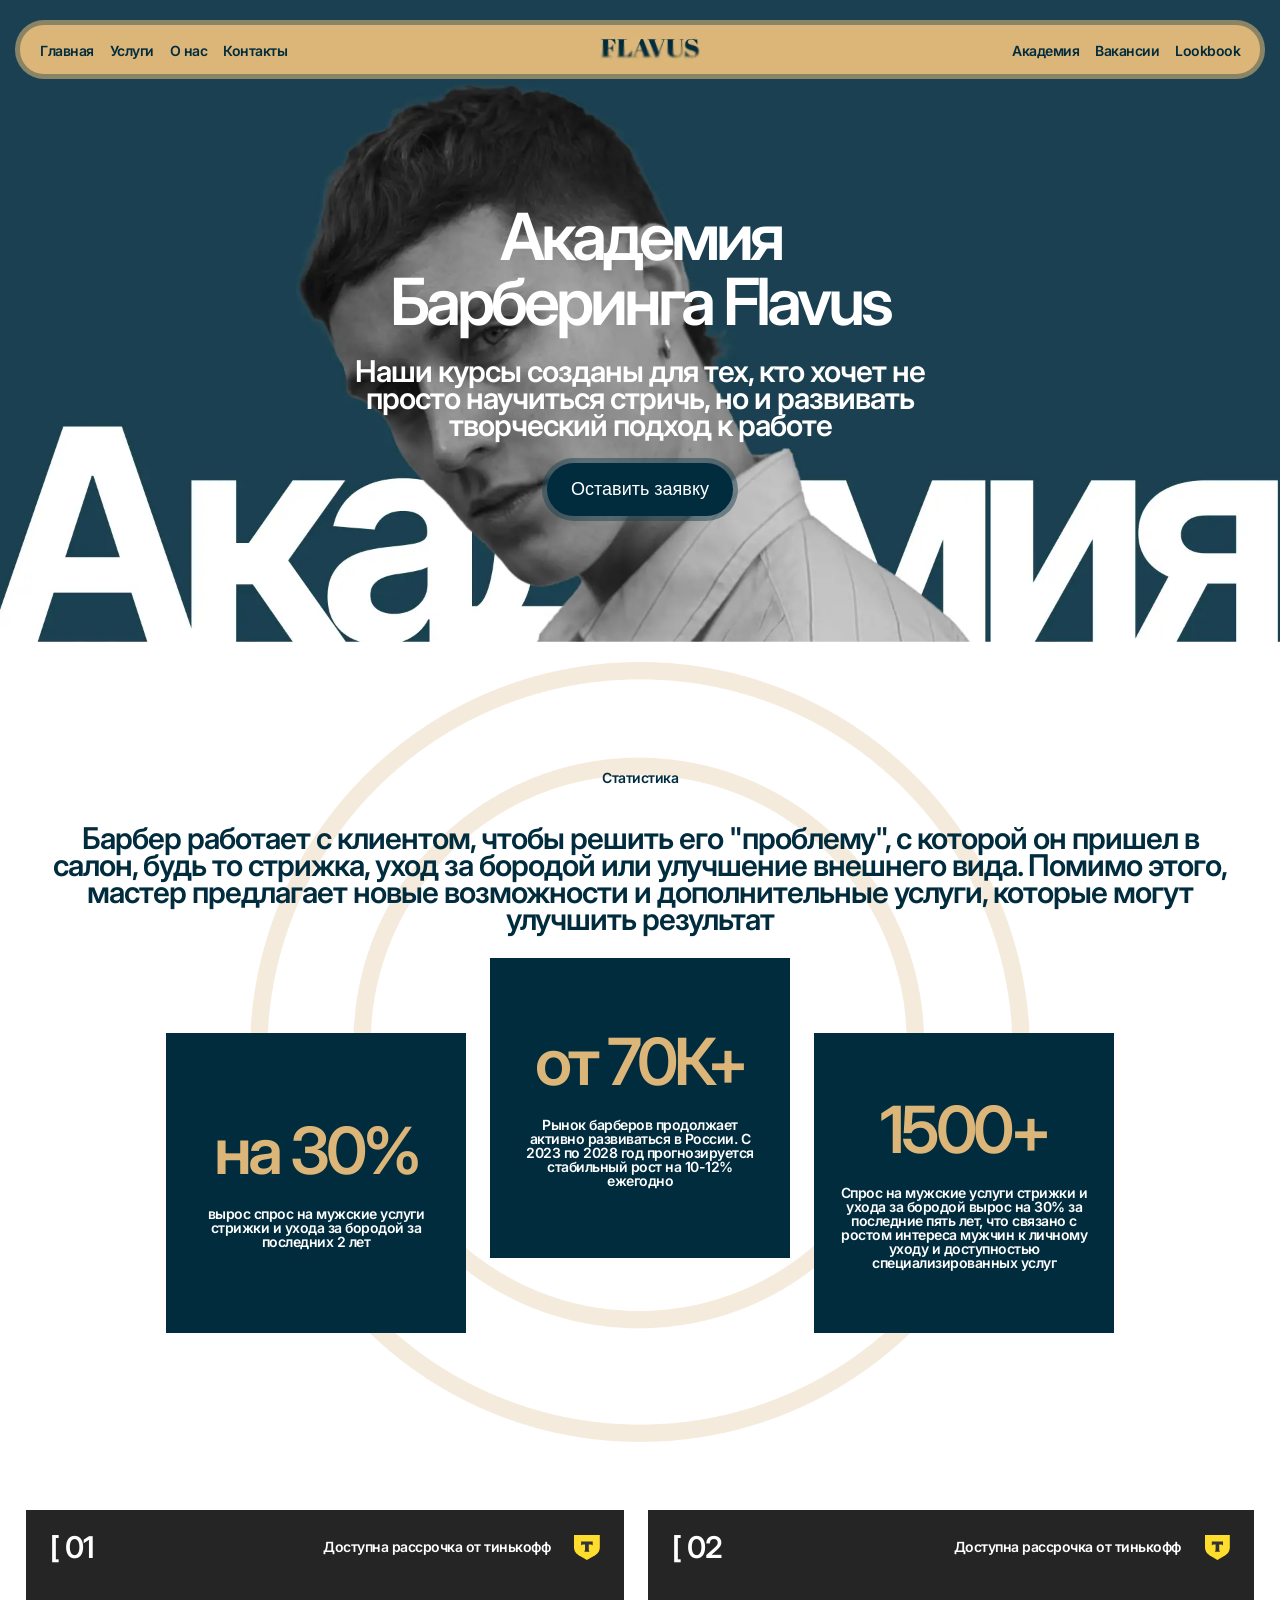
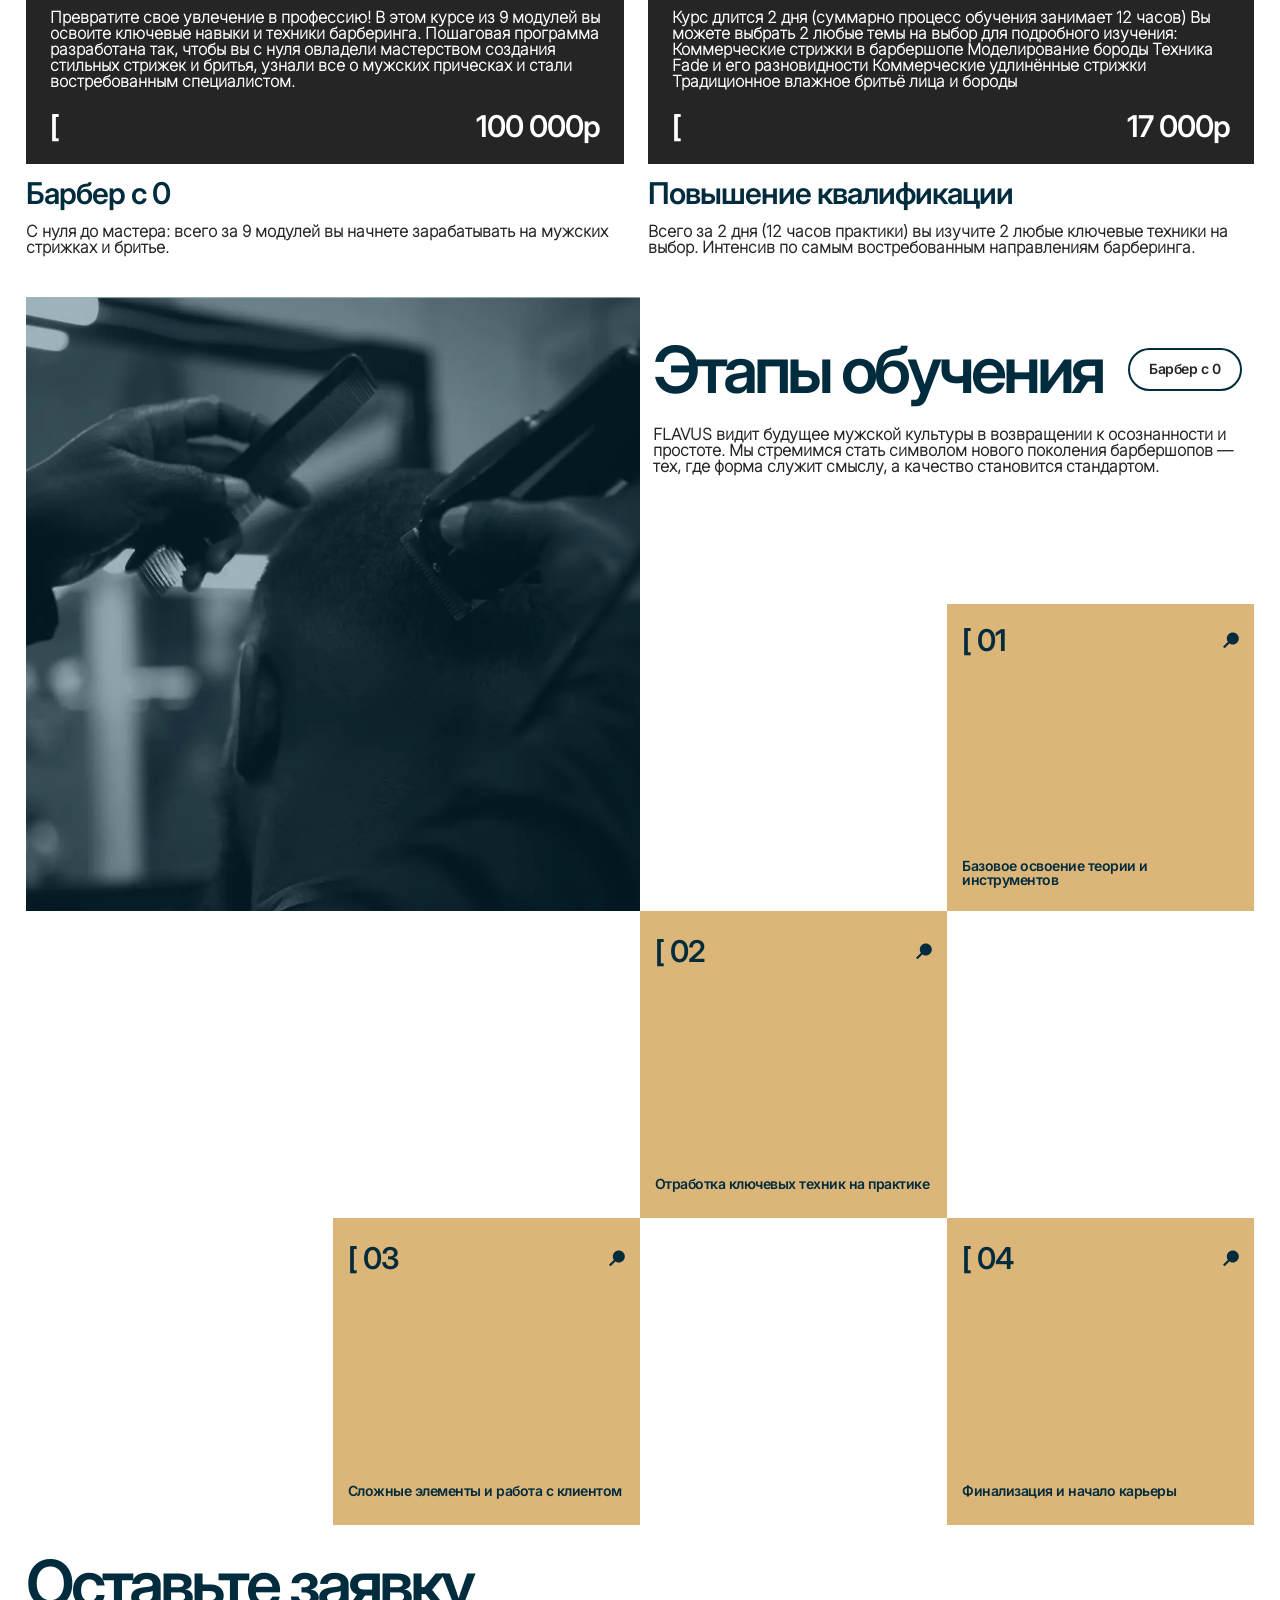
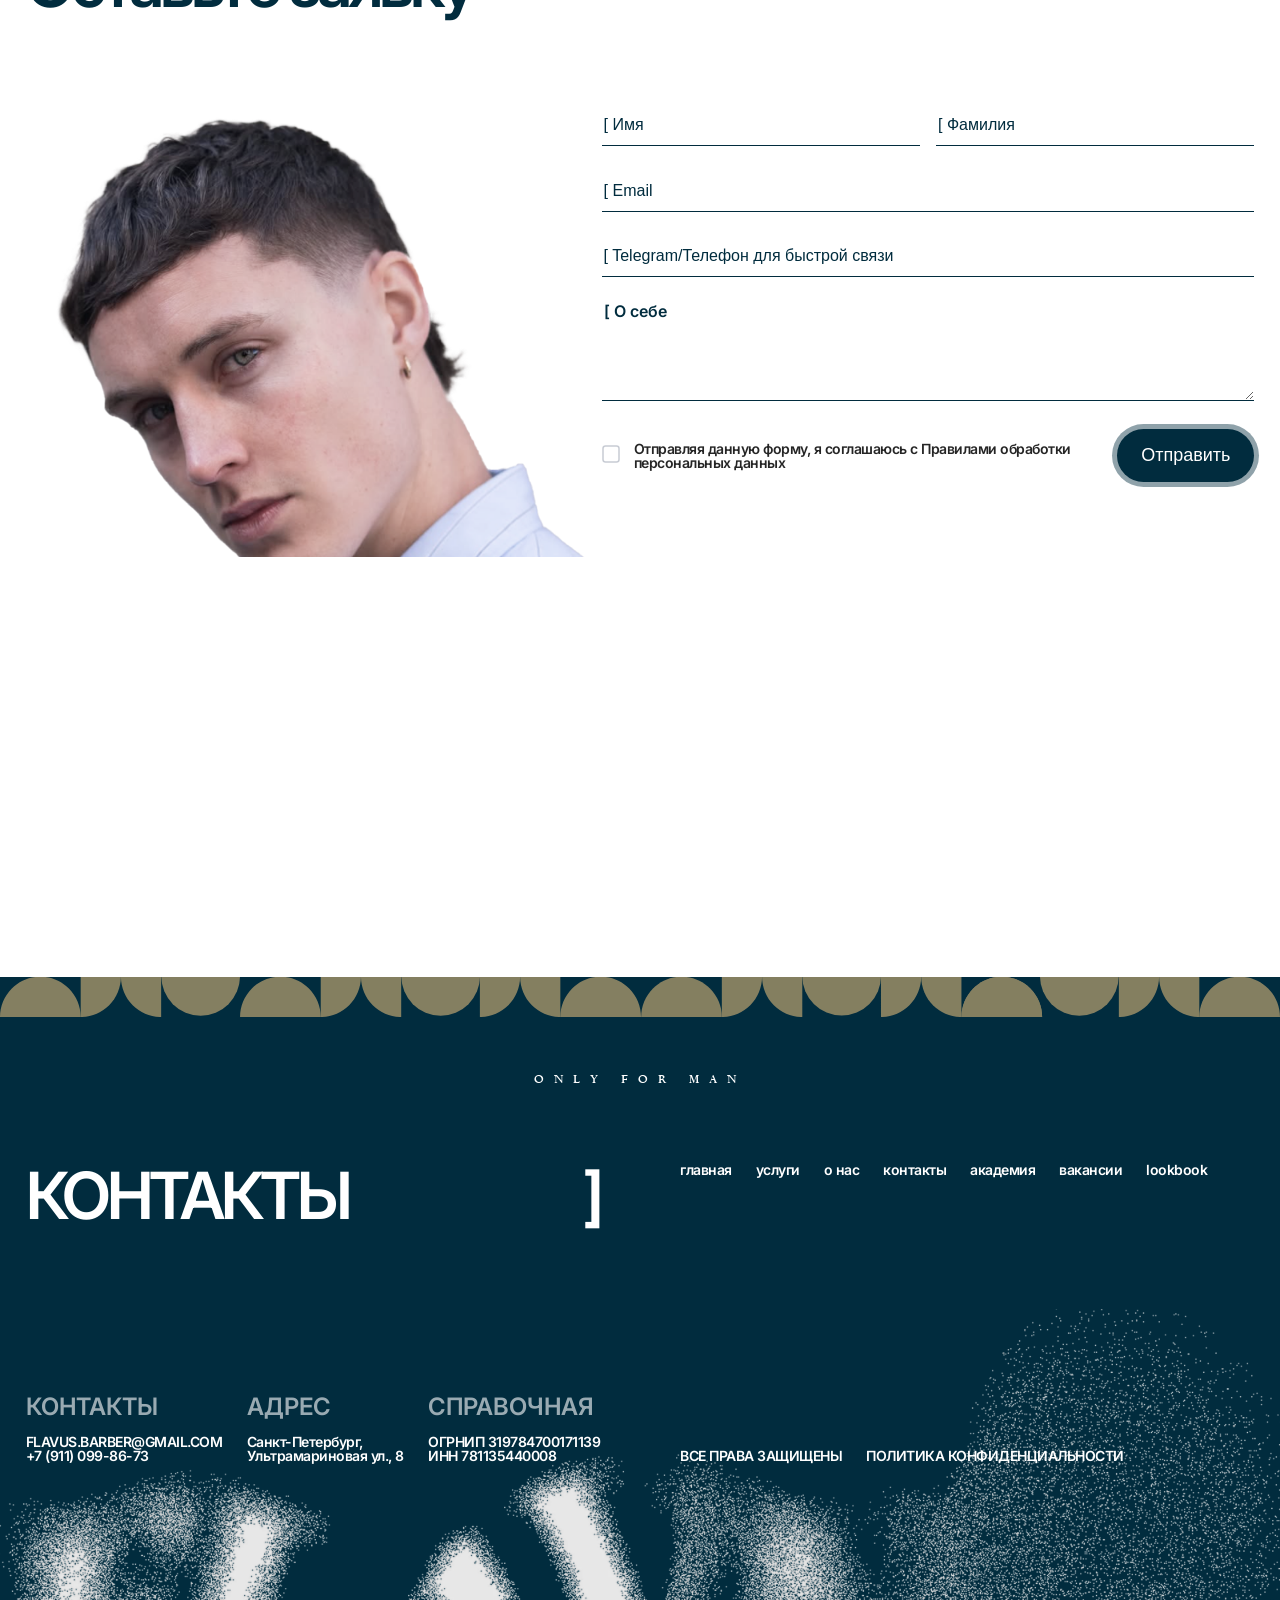
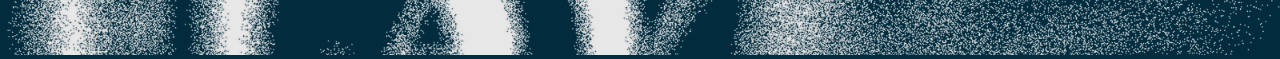
<file: education.html>
<!DOCTYPE html>
<html lang="ru">
<head>
    <meta charset="UTF-8">
    <meta name="viewport" content="width=device-width, initial-scale=1.0, viewport-fit=cover">
    <meta http-equiv="X-UA-Compatible" content="IE=edge">
    <meta name="description" content="Академия барберинга Flavus — курсы с нуля, повышение квалификации. Обучение мужским стрижкам, бритью, работе с бородой. Санкт-Петербург.">
    <meta name="keywords" content="академия барберинга, курсы барбера, обучение стрижкам, Flavus">
    <meta name="robots" content="index, follow">
    <link rel="canonical" href="https://flavus.ru/education.html">
    <link rel="icon" type="image/png" sizes="32x32" href="./src/assests/img/deployseo/favicon_32.webp">
    <link rel="apple-touch-icon" sizes="180x180" href="./src/assests/img/deployseo/apple-touch-icon.webp">
    <meta name="theme-color" content="#012C3E">
    <meta property="og:type" content="website">
    <meta property="og:url" content="https://flavus.ru/education.html">
    <meta property="og:title" content="Академия барберинга Flavus | Курсы обучения">
    <meta property="og:description" content="Курсы с нуля, повышение квалификации. Обучение мужским стрижкам и бритью.">
    <meta property="og:image" content="https://flavus.ru/src/assests/img/deployseo/banner.webp">
    <link rel="stylesheet" href="./src/style/main.css">
    <link rel="stylesheet" href="./src/style/pages/edication.css">
    <title>Академия барберинга Flavus | Курсы обучения барберов</title>
    <script type="application/ld+json">
    {"@context":"https://schema.org","@type":"Course","name":"Академия барберинга Flavus","description":"Курсы барберинга с нуля и повышение квалификации","provider":{"@type":"Organization","name":"Flavus","url":"https://flavus.ru"},"url":"https://flavus.ru/education.html"}
    </script>
</head>
<body>
    <a href="#main" class="skip-link">Перейти к содержимому</a>
    <div class="wrapper">
        <header>
            <div class="header_container">
            </div>
        </header>
        <main id="main">
            <div class="hero_container">
                <div class="background_block">
                    <div class="content_hero">
                        <h1 class="title_hero">Академия <br> Барберинга Flavus</h1>
                        <h2 class="text_hero">Наши курсы созданы для тех, кто хочет не просто научиться стричь, но и развивать творческий подход к работе</h2>
                        <a href="#form"> <button class="primary_but">Оставить заявку</button></a>
                    </div>
                </div>
            </div>
            <div class="statistic">
                <div class="statisctic_container">
                    <div class="ststistic_content">
                        <div class="circle_img"></div>
                        <div class="text_content_educ">
                            <div class="toptext">
                                <h4>Статистика</h4>
                                <h2>Барбер работает с клиентом, чтобы решить его "проблему", с которой он пришел в салон, будь то стрижка, уход за бородой или улучшение внешнего вида. Помимо этого, мастер предлагает новые возможности и дополнительные услуги, которые могут улучшить результат</h2>
                            </div>
                            <div class="statisticblock">
                                <div class="blue_block">
                                    <div class="title_text_statustic_block">
                                        <h1>на 30%</h1>
                                        <h4>вырос спрос на мужские услуги стрижки и ухода за бородой за последних 2 лет</h4>
                                    </div>
                                </div>
                                <div class="blue_block upblock">
                                    <div class="title_text_statustic_block">
                                        <h1>от 70К+</h1>
                                        <h4>Рынок барберов продолжает активно развиваться в России. С 2023 по 2028 год прогнозируется стабильный рост на 10-12% ежегодно</h4>
                                    </div>
                                </div>
                                <div class="blue_block">
                                    <div class="title_text_statustic_block">
                                        <h1>1500+</h1>
                                        <h4>Спрос на мужские услуги стрижки и ухода за бородой вырос на 30% за последние пять лет, что связано с ростом интереса мужчин к личному уходу и доступностью специализированных услуг</h4>
                                    </div>
                                </div>
                            </div>
                        </div>
                    </div>
                </div>
            </div>
            <div class="curses_blokc">
                <div class="curses_container">
                    <div class="curses_content">
                        <div class="casor">
                            <div class="case">
                                <div class="number_cur">
                                    <h2>[ 01</h2>
                                    <div class="icontext">
                                        <h4>Доступна рассрочка от тинькофф</h4>
                                        <img src="./src/assests/svg/icon_tbnk.svg" alt="иконка т банка">
                                    </div>
                                </div>
                                <div class="description_text_cur">
                                    <h5>Превратите свое увлечение в профессию! В этом курсе из 9 модулей вы освоите ключевые навыки и техники барберинга. Пошаговая программа разработана так, чтобы вы с нуля овладели мастерством создания стильных стрижек и бритья, узнали все о мужских прическах и стали востребованным специалистом.</h5>
                                </div>
                                <div class="number_cur">
                                    <h2>[</h2>
                                    <h2>100 000р</h2>
                                </div>
                            </div>
                            <div class="descooi">
                                <h2>Барбер с 0</h2>
                                <h5>С нуля до мастера: всего за 9 модулей вы начнете зарабатывать на мужских стрижках и бритье.</h5>
                            </div>
                        </div>
                        <div class="casor">
                            <div class="case">
                                <div class="number_cur">
                                    <h2>[ 02</h2>
                                    <div class="icontext">
                                        <h4>Доступна рассрочка от тинькофф</h4>
                                        <img src="./src/assests/svg/icon_tbnk.svg" alt="иконка т банка">
                                    </div>
                                </div>
                                <div class="description_text_cur">
                                    <h5>Курс длится 2 дня (суммарно процесс обучения занимает 12 часов) Вы можете выбрать 2 любые темы на выбор для подробного изучения: Коммерческие стрижки в барбершопе Моделирование бороды Техника Fade и его разновидности Коммерческие удлинённые стрижки Традиционное влажное бритьё лица и бороды</h5>
                                </div>
                                <div class="number_cur">
                                    <h2>[</h2>
                                    <h2>17 000р</h2>
                                </div>
                            </div>
                            <div class="descooi">
                                <h2>Повышение квалификации</h2>
                                <h5>Всего за 2 дня (12 часов практики) вы изучите 2 любые ключевые техники на выбор. Интенсив по самым востребованным направлениям барберинга.</h5>
                            </div>
                        </div>
                    </div>
                </div>
            </div>
            <div class="grid_chairs">
                <div class="grid">
                    <div class="content">
                        <table id="table" cellspacing="0">
                        <tr>
                            <td class="imgeduc" colspan="2" rowspan="2"></td>
                            <td class="b this" colspan="2">
                                <div class="textifjj">
                                    <div class="titleofb">
                                        <h1>Этапы обучения</h1>
                                        <h4 class="borderiuj">Барбер с 0</h4>
                                    </div>
                                    <h5>FLAVUS видит будущее мужской культуры в возвращении к осознанности и простоте. Мы стремимся стать символом нового поколения барбершопов — тех, где форма служит смыслу, а качество становится стандартом. </h5>
                                </div>
                            </td>
                        </tr>
                        <tr>
                            <td class="b"></td>
                            <td class="a">
                                <div class="uptext">
                                    <h2>[ 01</h2>
                                    <img src="./src/assests/svg/pointblue.svg" alt="pointblue">
                                </div>
                                <h4>Базовое освоение теории и инструментов</h4>
                            </td>
                        </tr>
                        <tr>
                            <td class="b"></td>
                            <td class="b"></td>
                            <td class="a">
                                <div class="uptext">
                                    <h2>[ 02</h2>
                                    <img src="./src/assests/svg/pointblue.svg" alt="pointblue">
                                </div>
                                <h4>Отработка ключевых техник на практике</h4>
                            </td>
                            <td class="b"></td>
                        </tr>
                        <tr>
                            <td class="b"></td>
                            <td class="a">
                                <div class="uptext">
                                    <h2>[ 03</h2>
                                    <img src="./src/assests/svg/pointblue.svg" alt="pointblue">
                                </div>
                                <h4>Сложные элементы и работа с клиентом</h4>
                            </td>
                            <td class="b"></td>
                            <td class="a">
                                <div class="uptext">
                                    <h2>[ 04</h2>
                                    <img src="./src/assests/svg/pointblue.svg" alt="pointblue">
                                </div>
                                <h4>Финализация и начало карьеры</h4>
                            </td>
                        </tr>
                        </table>
                    </div>
                </div>
            </div>
            <div id="form" class="about_us_block">
                <h1 class="iio">Оставьте заявку</h1>
                <div class="about_container">
                    <img src="./src/assests/img/form.webp" alt="маскот обратной связи">
                    <div class="about_content">
                        <div class="backform">
                            <form class="formseco" id="serviceForm" action="#">
                                <div class="form-status-message" style="margin-top: 15px;"></div>
                                <div class="name_form">
                                    <div class="form">
                                                                    <input class="input" name="firstName" placeholder="[ Имя" required type="text">
                                        <span class="input-border"></span>
                                    </div>
                                    <div class="form">
                                        <input class="input" name="lastName" placeholder="[ Фамилия" required type="text">
                                        <span class="input-border"></span>
                                    </div>
                                </div>

                                <div class="form">
                                    <input class="input" name="email" placeholder="[ Email" required type="email">
                                    <span class="input-border"></span>
                                </div>

                                <div class="form">
                                    <input class="input" name="telegram" placeholder="[ Telegram/Телефон для быстрой связи" required type="text">
                                    <span class="input-border"></span>
                                </div>

                                <div class="form">
                                    <textarea class="input" name="about" placeholder="[ О себе" required></textarea>
                                    <span class="input-border"></span>
                                </div>

                                <div class="wrapbutoo">
                                    <div class="checkbox-wrapper">
                                        <div class="container">
                                            <input type="checkbox" id="cbx" required style="display: none;">
                                            <label for="cbx" class="check">
                                                <svg width="18px" height="18px" viewBox="0 0 18 18">
                                                    <path d="M1,9 L1,3.5 C1,2 2,1 3.5,1 L14.5,1 C16,1 17,2 17,3.5 L17,14.5 C17,16 16,17 14.5,17 L3.5,17 C2,17 1,16 1,14.5 L1,9 Z"></path>
                                                    <polyline points="1 9 7 14 15 4"></polyline>
                                                </svg>
                                            </label>
                                        </div>
                                        <span class="label-text">
                                            <h4>Отправляя данную форму, я соглашаюсь с Правилами обработки персональных данных</h4>
                                        </span>
                                    </div>
                                    <button type="submit" class="primary_but">Отправить</button>
                                </div>
                            </form>
                        </div>
                    </div>
                </div>
            </div>
        </main>
        <footer id="footer">
        </footer>
    </div>
</body>
<script type="module" src="./src/javascript/main.js"></script>
<script src="https://code.jquery.com/jquery-3.6.0.min.js"></script>
<script src="/src/javascript/modules/forms_handler.js"></script>
</html>
</file>
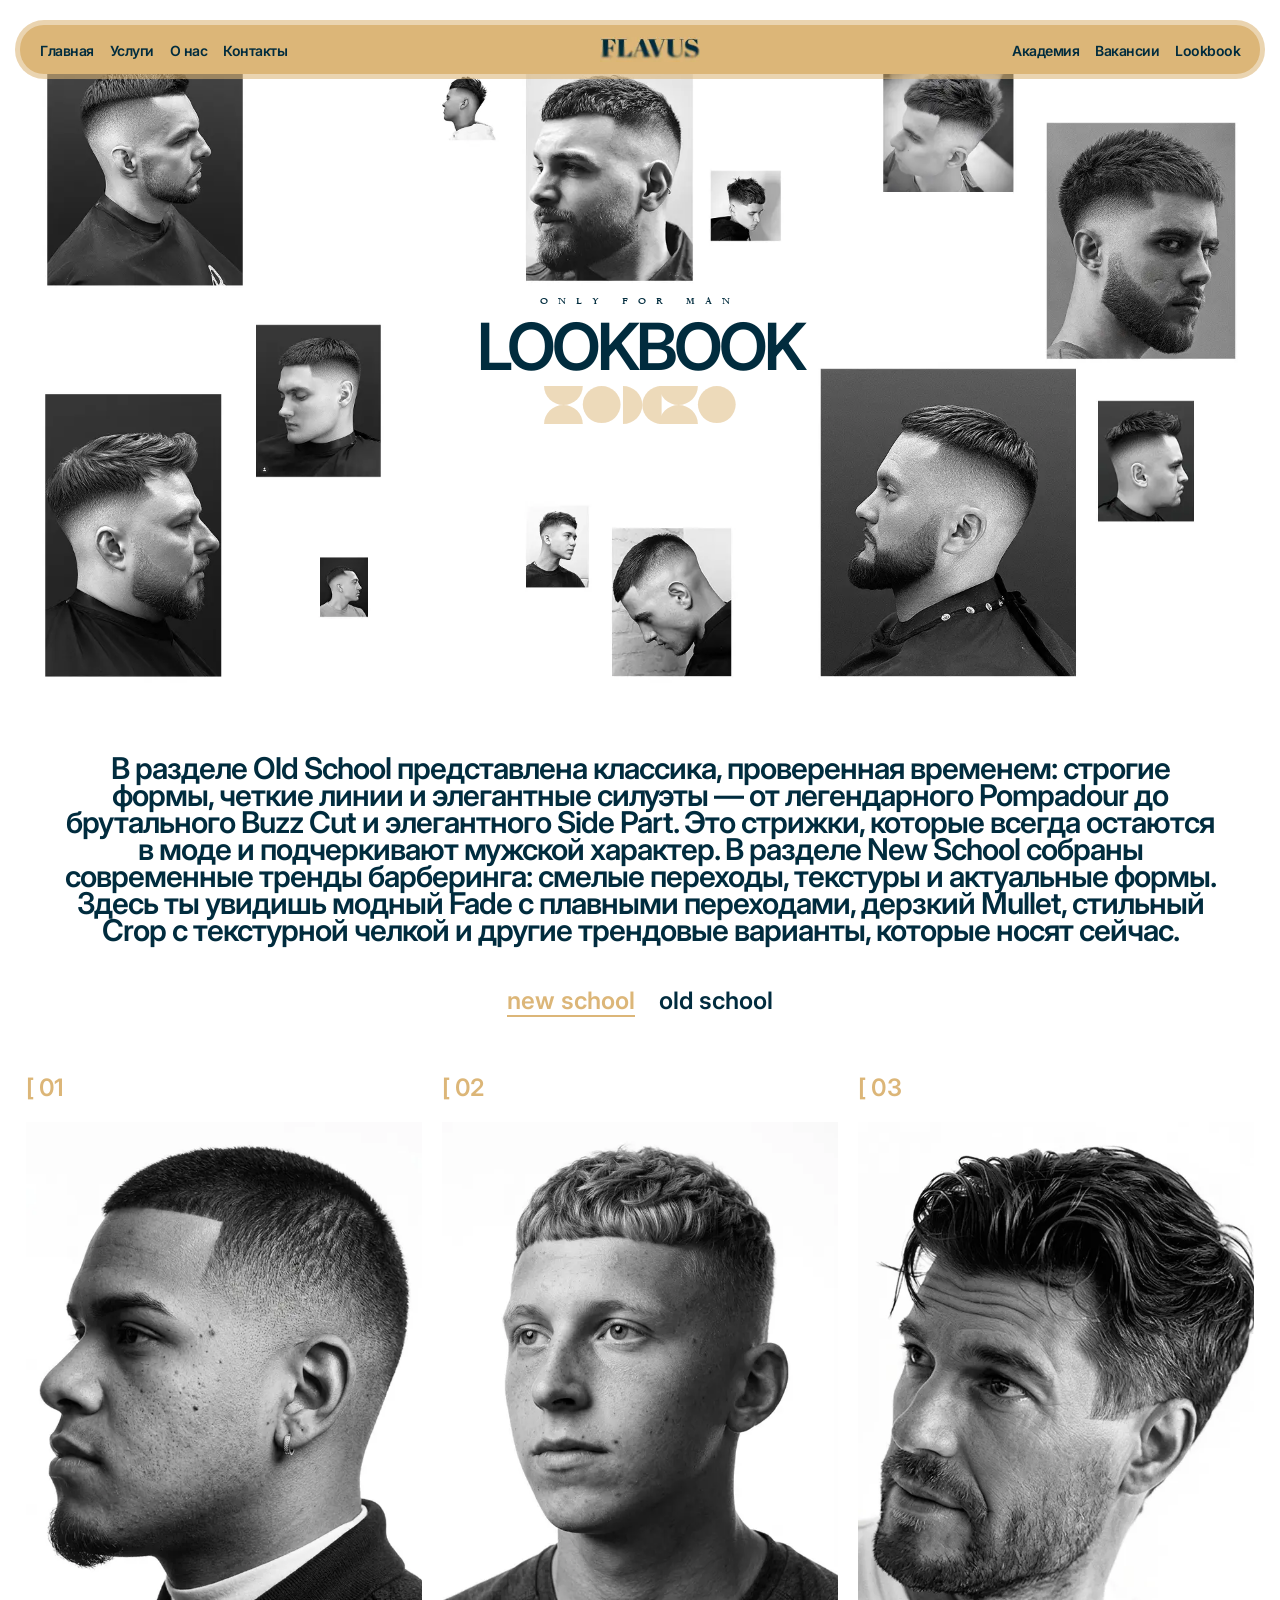
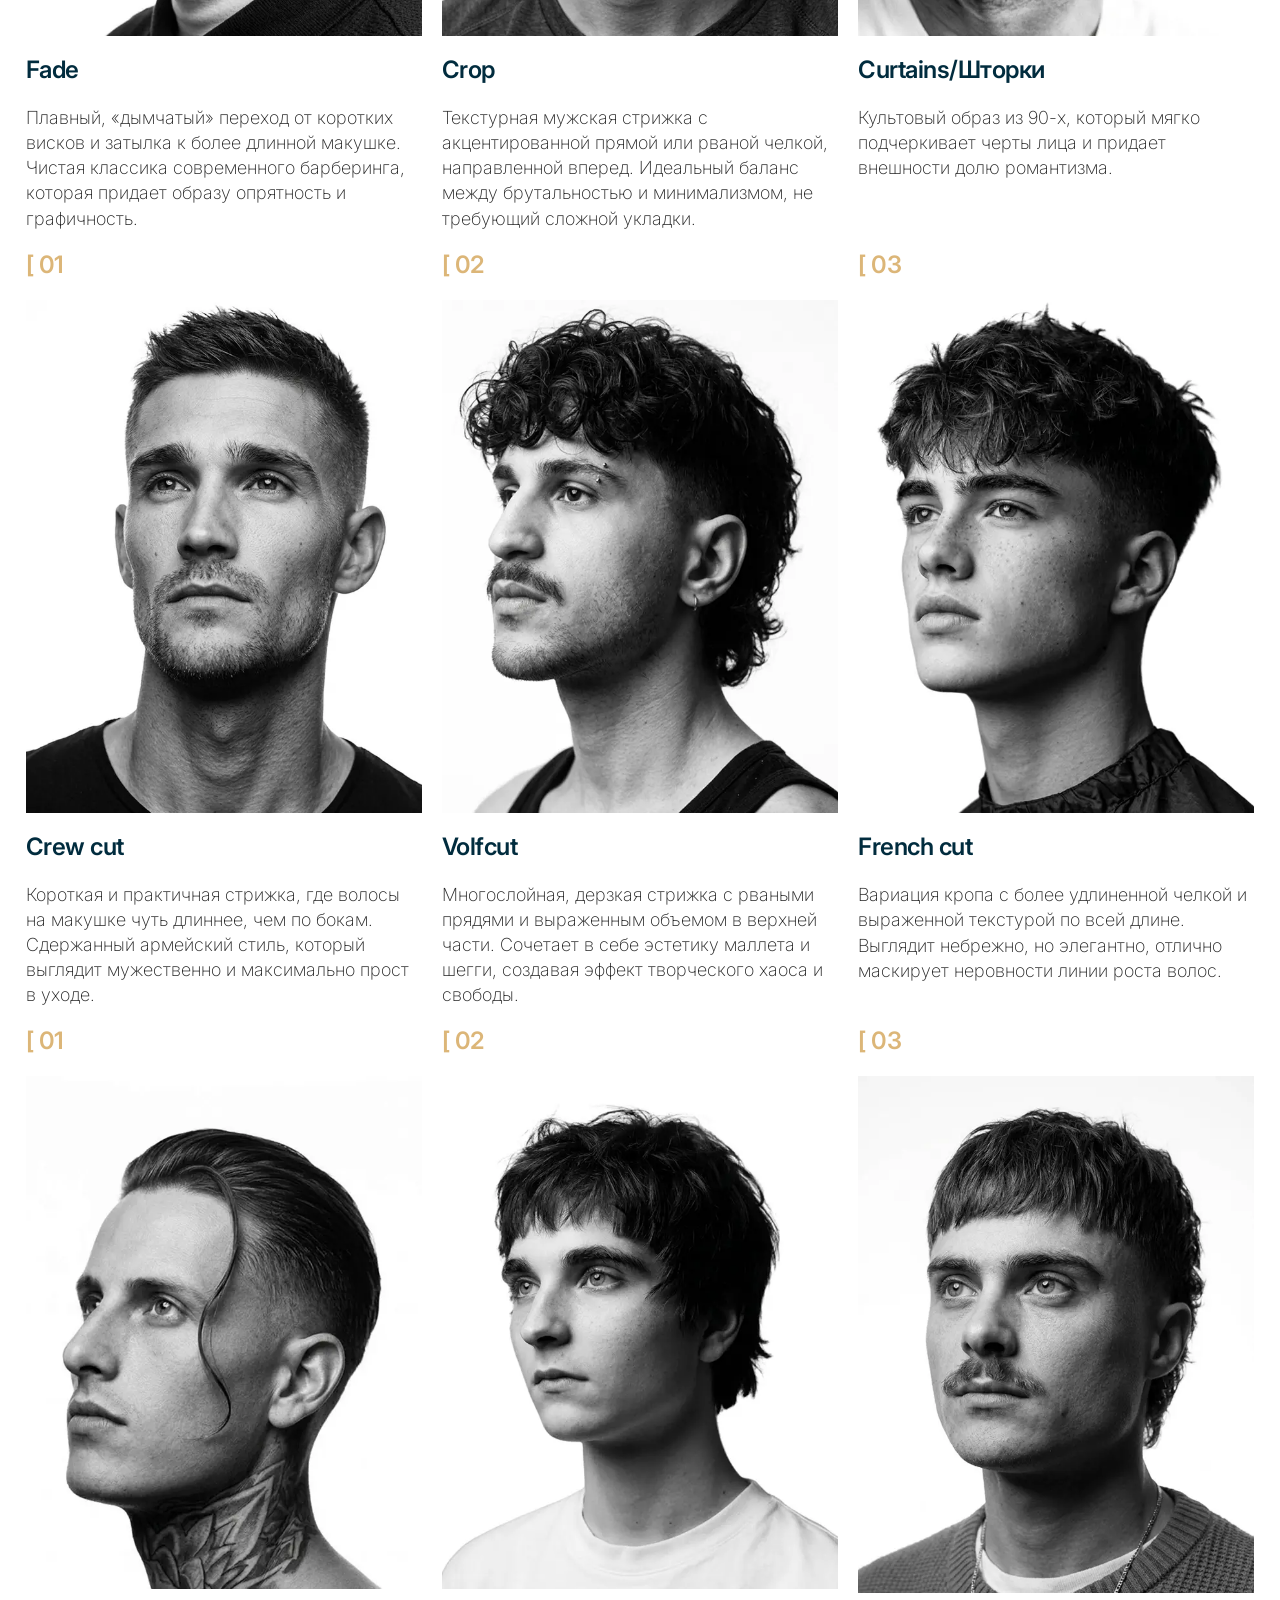
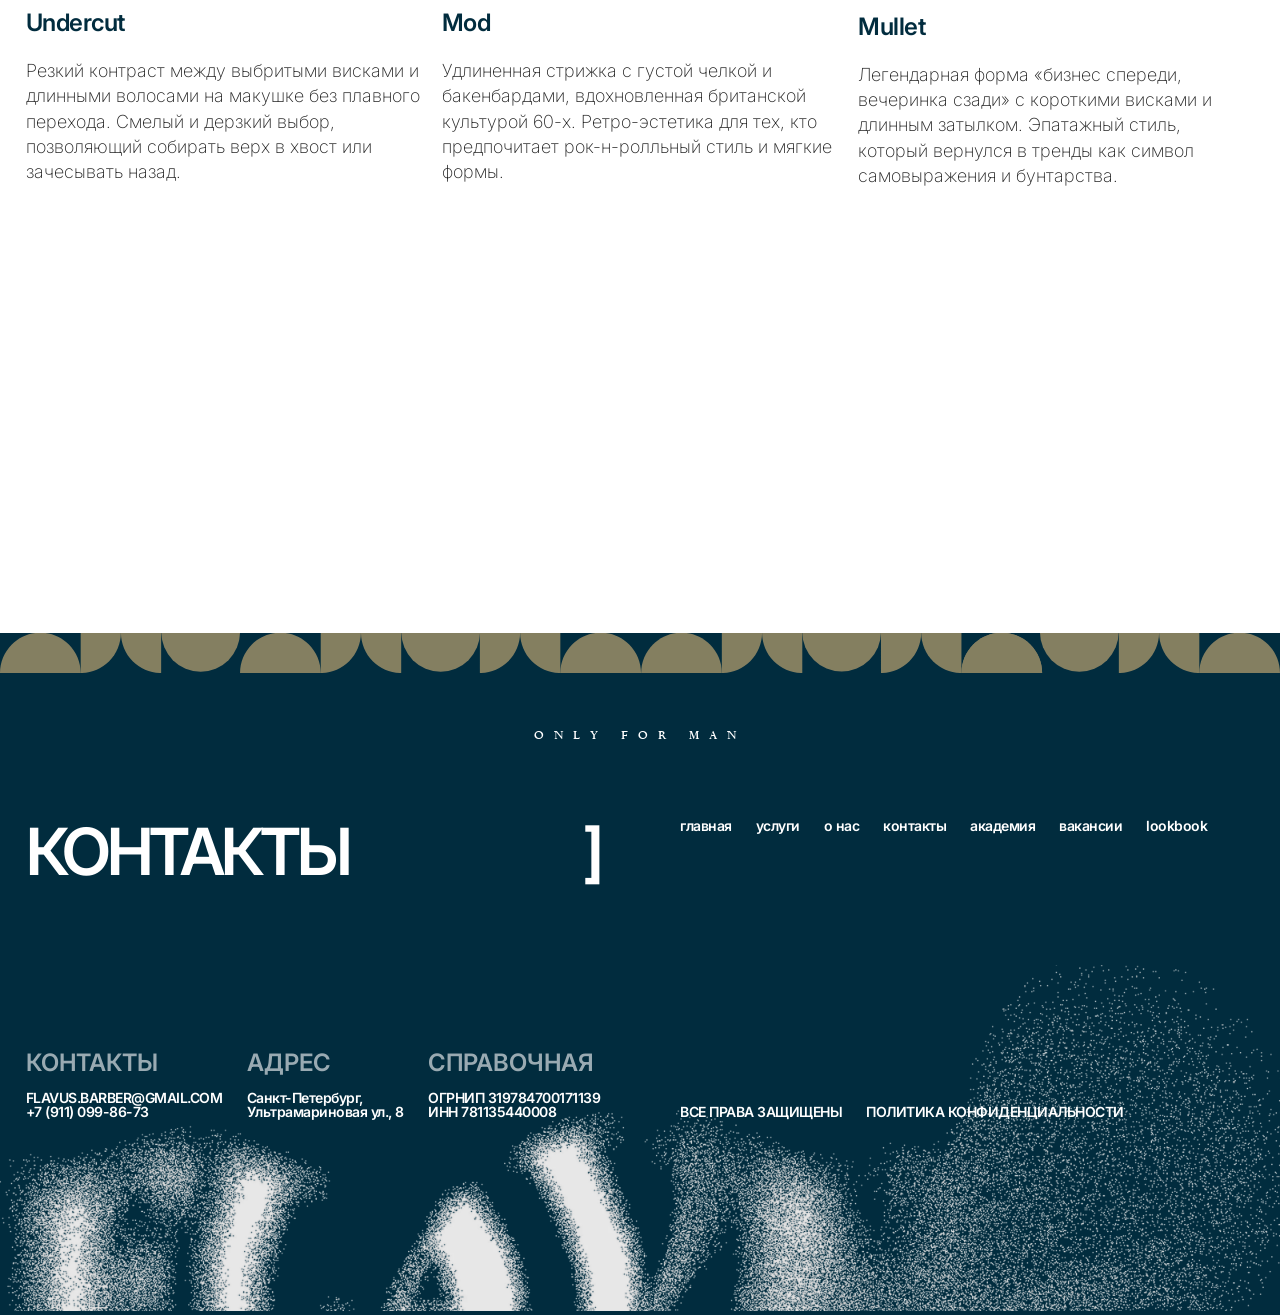
<file: lookbook.html>
<!DOCTYPE html>
<html lang="ru">
<head>
    <meta charset="UTF-8">
    <meta name="viewport" content="width=device-width, initial-scale=1.0, viewport-fit=cover">
    <meta http-equiv="X-UA-Compatible" content="IE=edge">
    <meta name="description" content="Lookbook Flavus — галерея мужских стрижек: Old School и New School. Fade, Crop, Mullet, Pompadour и другие стили от барбершопа Flavus в Санкт-Петербурге.">
    <meta name="keywords" content="lookbook, стрижки, мужские прически, Fade, Crop, Mullet, Pompadour, барбершоп Flavus">
    <meta name="robots" content="index, follow">
    <link rel="canonical" href="https://flavus.ru/lookbook.html">
    <link rel="icon" type="image/png" sizes="32x32" href="./src/assests/img/deployseo/favicon_32.webp">
    <link rel="apple-touch-icon" sizes="180x180" href="./src/assests/img/deployseo/apple-touch-icon.webp">
    <meta name="theme-color" content="#012C3E">
    <meta property="og:type" content="website">
    <meta property="og:url" content="https://flavus.ru/lookbook.html">
    <meta property="og:title" content="Lookbook — галерея стрижек | Барбершоп Flavus">
    <meta property="og:description" content="Old School и New School. Fade, Crop, Mullet, Pompadour и другие стили.">
    <meta property="og:image" content="https://flavus.ru/src/assests/img/deployseo/banner.webp">
    <meta property="og:locale" content="ru_RU">
    <meta name="twitter:card" content="summary_large_image">
    <meta name="twitter:title" content="Lookbook | Барбершоп Flavus">
    <link rel="stylesheet" href="./src/style/main.css">
    <link rel="stylesheet" href="./src/style/pages/lookbook.css">
    <title>Lookbook — галерея стрижек | Барбершоп Flavus</title>
    <script type="application/ld+json">
    {"@context":"https://schema.org","@type":"CollectionPage","name":"Lookbook — галерея стрижек Flavus","description":"Галерея мужских стрижек Old School и New School","url":"https://flavus.ru/lookbook.html","isPartOf":{"@type":"WebSite","name":"Flavus","url":"https://flavus.ru"}}
    </script>
</head>
<body>
    <a href="#main" class="skip-link">Перейти к содержимому</a>
    <div class="wrapper">
        <header>
            <div class="header_container"></div>
        </header>
        <main id="main">
            <div class="hero_container">
                <div class="background_block">
                    <div class="content_hero">
                        <center><div class="tinnfontdw">ONLY FOR MAN</div></center>
                        <h1 class="title_hero">LOOKBOOK</h1>
                        <img src="./src/assests/svg/idicon.svg" alt="айдентика флавус">
                    </div>
                </div>
            </div>
            <div class="description_look">
                <div class="desc_container">
                    <div class="desc_content">
                        <h2>В разделе Old School представлена классика, проверенная временем: строгие формы, четкие линии и элегантные силуэты — от легендарного Pompadour до брутального Buzz Cut и элегантного Side Part. Это стрижки, которые всегда остаются в моде и подчеркивают мужской характер. В разделе New School собраны современные тренды барберинга: смелые переходы, текстуры и актуальные формы. Здесь ты увидишь модный Fade с плавными переходами, дерзкий Mullet, стильный Crop с текстурной челкой и другие трендовые варианты, которые носят сейчас.</h2>
                    </div>
                    <div class="toigle_switches" role="tablist" aria-label="Категории стрижек">
                        <h3 class="toggle_item active_togle" data-category="new_school" role="tab" aria-selected="true" tabindex="0">new school</h3>
                        <h3 class="toggle_item" data-category="old_school" role="tab" aria-selected="false" tabindex="-1">old school</h3>
                    </div>
                </div>
            </div>
            <section class="haircuts-section">
                <div class="haircuts-grid" id="haircutsGrid"></div>
            </section>
        </main>
        <footer id="footer"></footer>
    </div>
</body>
<script type="module" src="./src/javascript/main.js"></script>
<script>
    const data = {
      barbershop_styles: {
        new_school: [
          {
            id: "01",
            name: "Fade",
            description: "Плавный, «дымчатый» переход от коротких висков и затылка к более длинной макушке. Чистая классика современного барберинга, которая придает образу опрятность и графичность.",
            image_path: "./src/assests/img/lookbookhaircuts/newSchool/Fade.webp"
          },
          {
            id: "02",
            name: "Crop",
            description: "Текстурная мужская стрижка с акцентированной прямой или рваной челкой, направленной вперед. Идеальный баланс между брутальностью и минимализмом, не требующий сложной укладки.",
            image_path: "./src/assests/img/lookbookhaircuts/newSchool/Crop.webp"
          },
          {
            id: "03",
            name: "Curtains/Шторки",
            description: "Культовый образ из 90-х, который мягко подчеркивает черты лица и придает внешности долю романтизма.",
            image_path: "./src/assests/img/lookbookhaircuts/newSchool/Шторки.webp"
          },
          {
            id: "01",
            name: "Crew cut",
            description: "Короткая и практичная стрижка, где волосы на макушке чуть длиннее, чем по бокам. Сдержанный армейский стиль, который выглядит мужественно и максимально прост в уходе.",
            image_path: "./src/assests/img/lookbookhaircuts/newSchool/crew-cut.webp"
          },
          {
            id: "02",
            name: "Volfcut",
            description: "Многослойная, дерзкая стрижка с рваными прядями и выраженным объемом в верхней части. Сочетает в себе эстетику маллета и шегги, создавая эффект творческого хаоса и свободы.",
            image_path: "./src/assests/img/lookbookhaircuts/newSchool/volfcut.webp"
          },
          {
            id: "03",
            name: "French cut",
            description: "Вариация кропа с более удлиненной челкой и выраженной текстурой по всей длине. Выглядит небрежно, но элегантно, отлично маскирует неровности линии роста волос.",
            image_path: "./src/assests/img/lookbookhaircuts/newSchool/french-cut.webp"
          },
          {
            id: "01",
            name: "Undercut",
            description: "Резкий контраст между выбритыми висками и длинными волосами на макушке без плавного перехода. Смелый и дерзкий выбор, позволяющий собирать верх в хвост или зачесывать назад.",
            image_path: "./src/assests/img/lookbookhaircuts/newSchool/Undercut.webp"
          },
          {
            id: "02",
            name: "Mod",
            description: "Удлиненная стрижка с густой челкой и бакенбардами, вдохновленная британской культурой 60-х. Ретро-эстетика для тех, кто предпочитает рок-н-ролльный стиль и мягкие формы.",
            image_path: "./src/assests/img/lookbookhaircuts/newSchool/Mod.webp"
          },
          {
            id: "03",
            name: "Mullet",
            description: "Легендарная форма «бизнес спереди, вечеринка сзади» с короткими висками и длинным затылком. Эпатажный стиль, который вернулся в тренды как символ самовыражения и бунтарства.",
            image_path: "./src/assests/img/lookbookhaircuts/newSchool/Mullet.webp"
          }
        ],
        old_school: [
          {
            id: "01",
            name: "Buzz Cut",
            description: "Короткая стрижка одной длины по всей голове, выполняется машинкой. Не требует укладки, носится без ухода, коррекция по мере отрастания.",
            image_path: "./src/assests/img/lookbookhaircuts/oldSchool/buzz-cut.webp"
          },
          {
            id: "02",
            name: "Crew with a part",
            description: "Классический крю с четким пробором добавляет аккуратности и структуры образу. Сдержанный стиль с современным характером.",
            image_path: "./src/assests/img/lookbookhaircuts/oldSchool/Crew-with-a-part.webp"
          },
          {
            id: "03",
            name: "Side part",
            description: "Элегантная классика с естественным пробором, проверенная временем. Создает аккуратный и уверенный деловой образ.",
            image_path: "./src/assests/img/lookbookhaircuts/oldSchool/side-part.webp"
          },
          {
            id: "01",
            name: "Flattop",
            description: "Верх выстригается в плоскую горизонтальную площадку, бока короткие. Носится с жесткой укладкой вверх, требует точной формы и частой коррекции.",
            image_path: "./src/assests/img/lookbookhaircuts/oldSchool/Flattop.webp"
          },
          {
            id: "02",
            name: "Slick back",
            description: "Средняя или длинная длина сверху, зачесанная назад. Укладывается с использованием стайлинга, держится за счет средств.",
            image_path: "./src/assests/img/lookbookhaircuts/oldSchool/slick-back.webp"
          },
          {
            id: "03",
            name: "Scumback Boogie",
            description: "Классическая стрижка с объёмом на затылке и плавным переходом. Сочетает ретро-эстетику с современной аккуратностью.",
            image_path: "./src/assests/img/lookbookhaircuts/oldSchool/scumback-boogie.webp"
          },
          {
            id: "01",
            name: "Pompadour",
            description: "Объемный верх с плавным переходом — символ стиля и харизмы. Классика, которая всегда выглядит эффектно.",
            image_path: "./src/assests/img/lookbookhaircuts/oldSchool/Pompadour.webp"
          },
          {
            id: "02",
            name: "The ted",
            description: "Резкие линии и контраст создают дерзкий, почти агрессивный образ. Для тех, кто не боится выделяться.",
            image_path: "./src/assests/img/lookbookhaircuts/oldSchool/the-ted.webp"
          },
          {
            id: "03",
            name: "Mullet",
            description: "Легендарная форма «бизнес спереди, вечеринка сзади» с короткими висками и длинным затылком. Классика мужского стиля.",
            image_path: "./src/assests/img/lookbookhaircuts/oldSchool/Mullet.webp"
          }
        ]
      }
    };

    const haircutsGrid = document.getElementById("haircutsGrid");
    const toggleItems = document.querySelectorAll('.toggle_item');
    function createHaircutCard(item) {
      const card = document.createElement("article");
      card.className = "haircut-card";

      card.innerHTML = `
        <h4 class="haircut-card__id">[ ${item.id}</h4>
        <img class="haircut-card__image" src="${item.image_path}" alt="Стрижка ${item.name}" loading="lazy">
        <h4 class="haircut-card__title">${item.name}</h4>
        <h5 class="haircut-card__description">${item.description}</h5>
      `;

      return card;
    }

    function displayHaircuts(category) {
      haircutsGrid.innerHTML = '';

      const haircuts = data.barbershop_styles[category];
      
      haircuts.forEach(item => {
        haircutsGrid.appendChild(createHaircutCard(item));
      });
    }
    function setActiveToggle(activeElement) {
      toggleItems.forEach(item => {
        item.classList.remove('active_togle');
      });
      activeElement.classList.add('active_togle');
    }

    toggleItems.forEach(item => {
      item.addEventListener('click', function() {
        const category = this.dataset.category;
        setActiveToggle(this);
        
        displayHaircuts(category);
      });
    });

    displayHaircuts('new_school');
  </script>
</html>
</file>
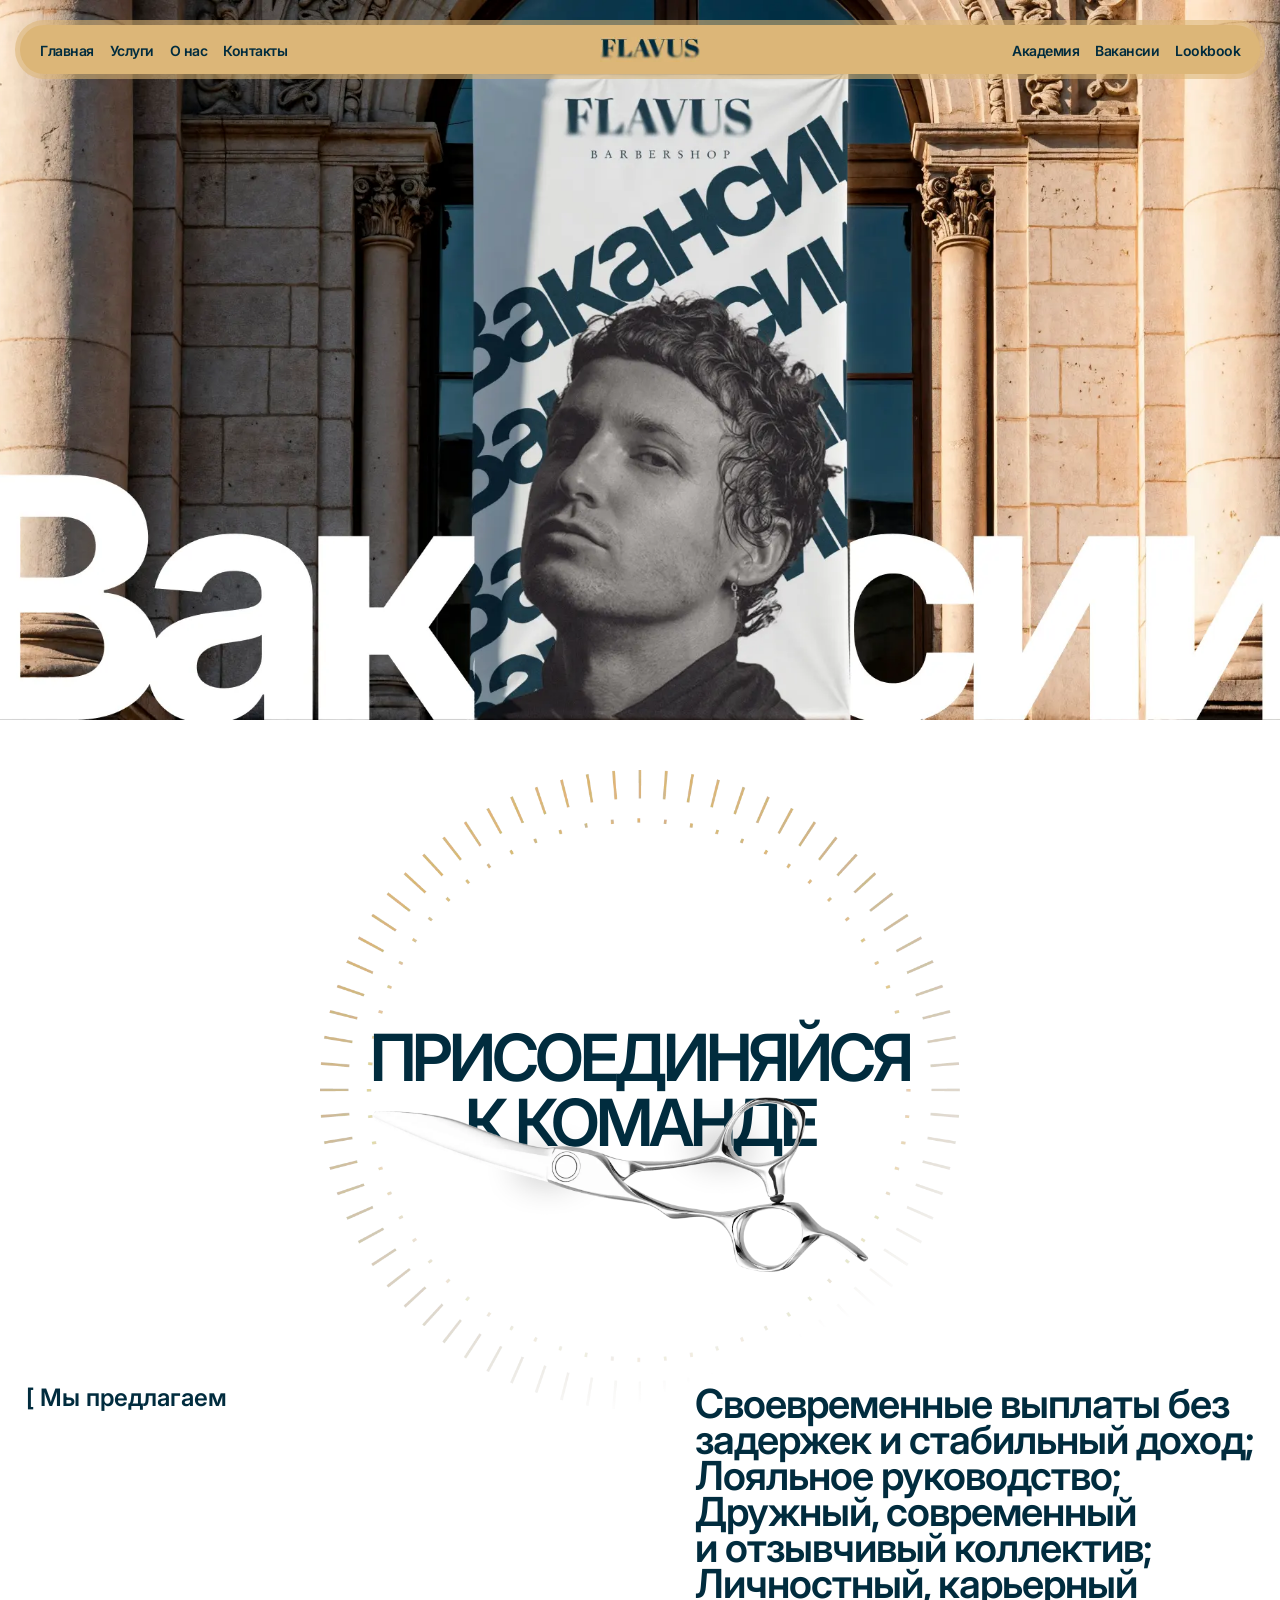
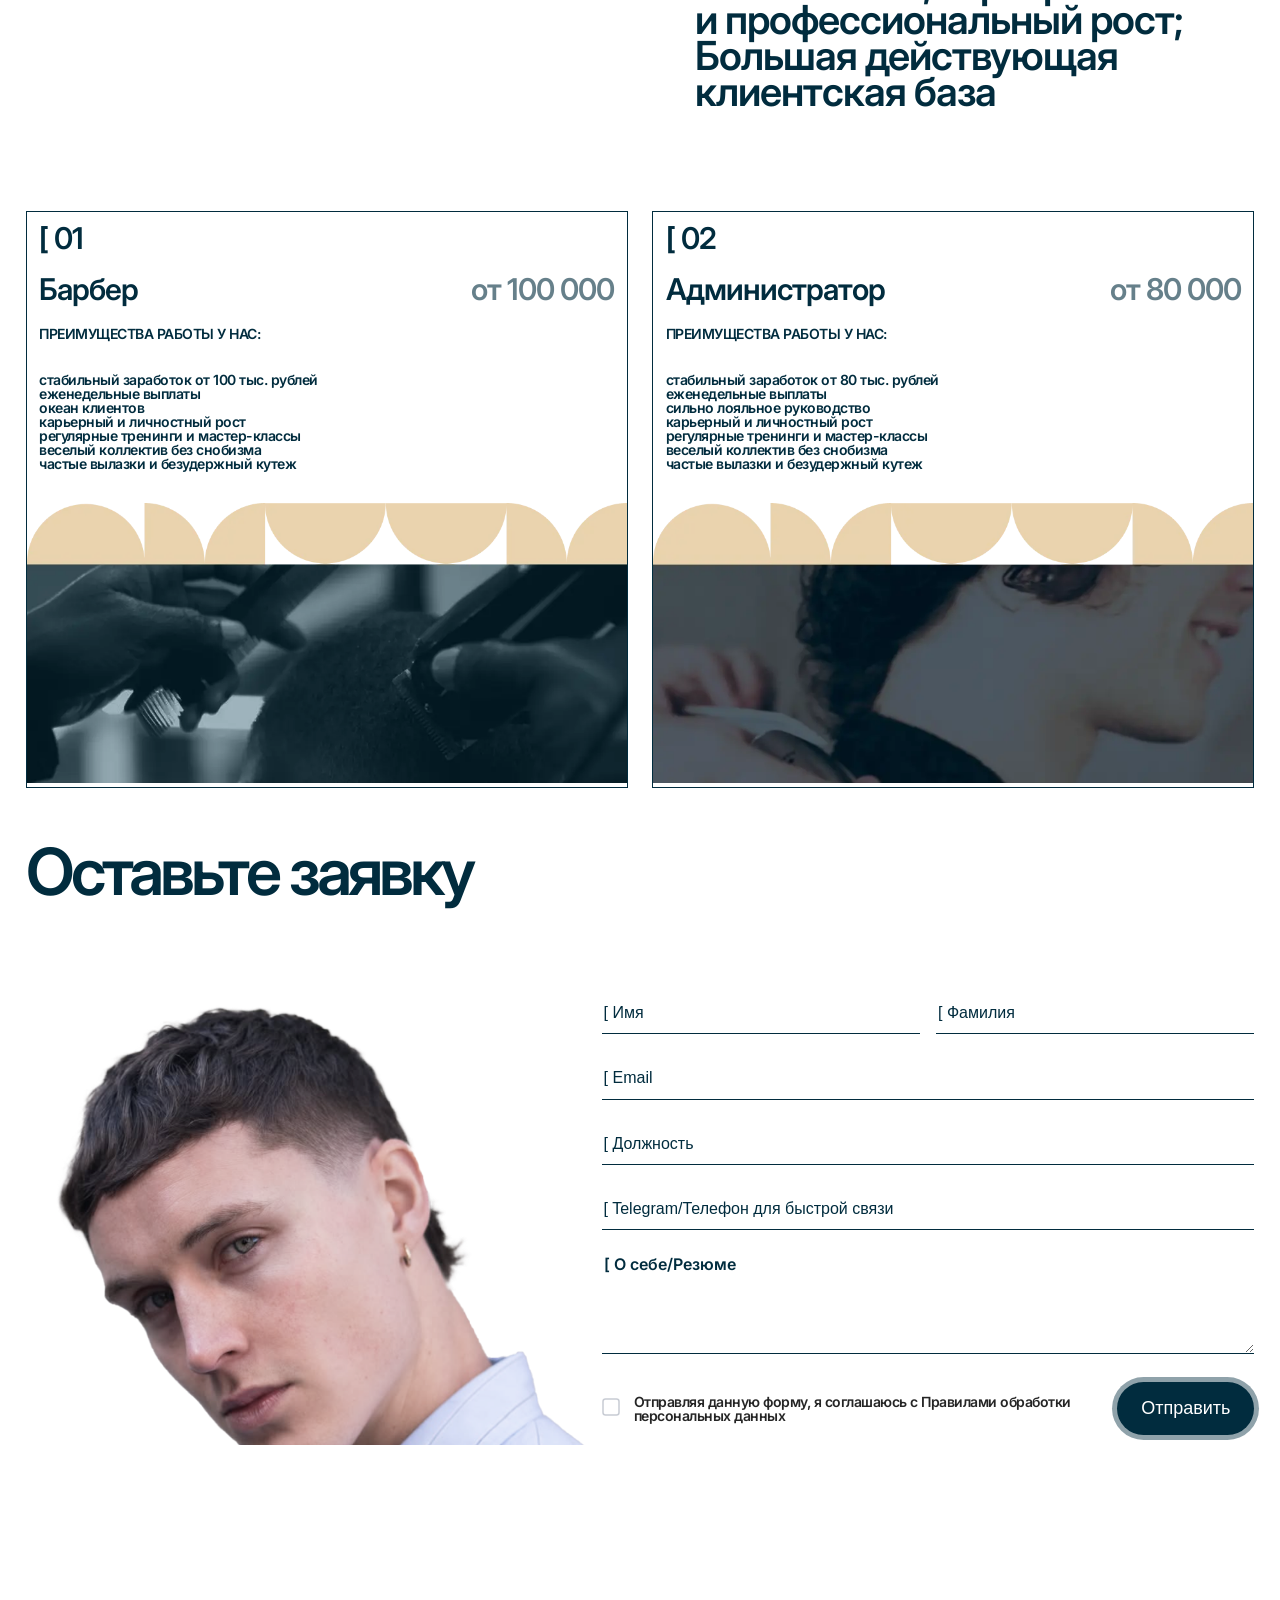
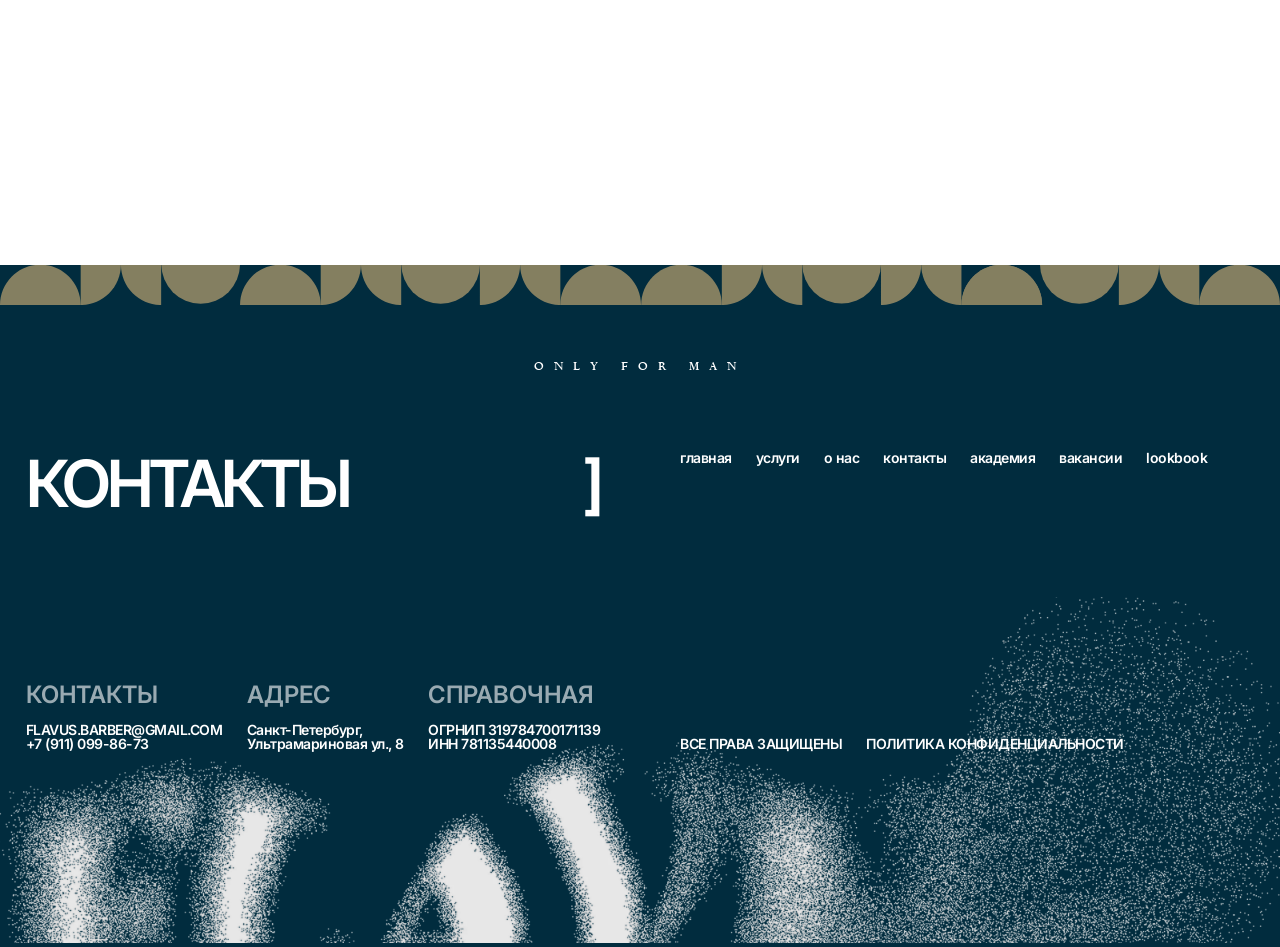
<file: vacancy.html>
<!DOCTYPE html>
<html lang="ru">
<head>
    <meta charset="UTF-8">
    <meta name="viewport" content="width=device-width, initial-scale=1.0, viewport-fit=cover">
    <meta http-equiv="X-UA-Compatible" content="IE=edge">
    <meta name="description" content="Вакансии в барбершопе Flavus — барбер, администратор. Работа в Санкт-Петербурге, стабильный доход, дружный коллектив.">
    <meta name="keywords" content="вакансии барбершоп, работа барбер, Flavus Санкт-Петербург">
    <meta name="robots" content="index, follow">
    <link rel="canonical" href="https://flavus.ru/vacancy.html">
    <link rel="icon" type="image/png" sizes="32x32" href="./src/assests/img/deployseo/favicon_32.webp">
    <link rel="apple-touch-icon" sizes="180x180" href="./src/assests/img/deployseo/apple-touch-icon.webp">
    <meta name="theme-color" content="#012C3E">
    <meta property="og:type" content="website">
    <meta property="og:url" content="https://flavus.ru/vacancy.html">
    <meta property="og:title" content="Вакансии | Барбершоп Flavus">
    <meta property="og:description" content="Барбер, администратор. Работа в Санкт-Петербурге.">
    <meta property="og:image" content="https://flavus.ru/src/assests/img/deployseo/banner.webp">
    <link rel="stylesheet" href="./src/style/main.css">
    <link rel="stylesheet" href="./src/style/pages/vacancy.css">
    <title>Вакансии | Барбершоп Flavus</title>
    <script type="application/ld+json">
    {"@context":"https://schema.org","@type":"JobPosting","title":"Барбер / Администратор","hiringOrganization":{"@type":"Organization","name":"Flavus"},"jobLocation":{"@type":"Place","address":{"addressLocality":"Санкт-Петербург"}},"url":"https://flavus.ru/vacancy.html"}
    </script>
</head>
<body>
    <a href="#main" class="skip-link">Перейти к содержимому</a>
    <div class="wrapper">
        <header>
            <div class="header_container">
            </div>
        </header>
        <main id="main">
            <div class="hero_container">
                <div class="background_block">
                </div>
            </div>
            <div class="gettoteam_container">
                <div class="gettoteam_content">
                    <div class="circle_wrapper">
                        <div class="circle_img"></div>
                        <div class="text_content">
                            <img src="./src/assests/img/scsissors.webp" alt="ножницы">
                            <h1>Присоединяйся <br> к команде</h1>
                        </div>
                    </div>
                </div>
            </div>
            <div class="about_work">
                <div class="container_work">
                    <h3>[ Мы предлагаем</h3>
                    <h2>Своевременные выплаты без <br> задержек и стабильный доход; <br> Лояльное руководство;<br>Дружный, современный<br> и отзывчивый коллектив;<br>Личностный, карьерный <br>и профессиональный рост;<br>Большая действующая <br> клиентская база</h2>
                </div>
            </div>
            <div class="vacancies">
                <div class="vacancies_container">
                    <div class="vacancies_content">
                        <div class="vacanc_block">
                            <div class="contentsssj">
                                <h2>[ 01</h2>
                                <div class="titlevacancy">
                                    <h2>Барбер</h2>
                                    <h2 style="opacity: 0.6;">от 100 000</h2>
                                </div>
                                <div class="main_infvacancy">
                                    <h4>ПРЕИМУЩЕСТВА РАБОТЫ У НАС:</h4>
                                    <h4>стабильный заработок от 100 тыс. рублей <br>еженедельные выплаты<br>океан клиентов<br>карьерный и личностный рост<br>регулярные тренинги и мастер-классы<br>веселый коллектив без снобизма<br>частые вылазки и безудержный кутеж</h4>
                                </div>
                            </div>
                            <img src="./src/assests/img/barber_vacancy.webp" alt="барбервакансия">
                        </div>
                        <div class="vacanc_block">
                            <div class="contentsssj">
                                <h2>[ 02</h2>
                                <div class="titlevacancy">
                                    <h2>Администратор</h2>
                                    <h2 style="opacity: 0.6;">от 80 000</h2>
                                </div>
                                <div class="main_infvacancy">
                                    <h4>ПРЕИМУЩЕСТВА РАБОТЫ У НАС:</h4>
                                    <h4>стабильный заработок от 80 тыс. рублей <br>еженедельные выплаты<br>сильно лояльное руководство<br>карьерный и личностный рост<br>регулярные тренинги и мастер-классы<br>веселый коллектив без снобизма<br>частые вылазки и безудержный кутеж</h4>
                                </div>
                            </div>
                            <img src="./src/assests/img/adminis_vacancy.webp" alt="администраторвакансия">
                        </div>
                    </div>
                </div>
            </div>
            <div id="form" class="about_us_block">
                <h1 class="iio">Оставьте заявку</h1>
                <div class="about_container">
                    <img src="./src/assests/img/form.webp" alt="маскот обратной связи">
                    <div class="about_content">
                        <div class="backform">
                            <form class="formseco" id="vacancyForm" action="#">
                                <div class="form-status-message" style="margin-top: 15px;"></div>
                                <div class="name_form">
                                    <div class="form">
                                        <input class="input" name="firstName" placeholder="[ Имя" required type="text">
                                        <span class="input-border"></span>
                                    </div>
                                    <div class="form">
                                        <input class="input" name="lastName" placeholder="[ Фамилия" required type="text">
                                        <span class="input-border"></span>
                                    </div>
                                </div>

                                <div class="form">
                                    <input class="input" name="email" placeholder="[ Email" required type="email">
                                    <span class="input-border"></span>
                                </div>

                                <div class="form">
                                    <input class="input" name="position" placeholder="[ Должность" required type="text">
                                    <span class="input-border"></span>
                                </div>

                                <div class="form">
                                    <input class="input" name="telegram" placeholder = "[ Telegram/Телефон для быстрой связи" required type="text">
                                    <span class="input-border"></span>
                                </div>

                                <div class="form">
                                    <textarea class="input" name="about" placeholder="[ О себе/Резюме" required></textarea>
                                    <span class="input-border"></span>
                                </div>

                                <div class="wrapbutoo">
                                    <div class="checkbox-wrapper">
                                        <div class="container">
                                            <input type="checkbox" id="cbx" required style="display: none;">
                                            <label for="cbx" class="check">
                                                <svg width="18px" height="18px" viewBox="0 0 18 18">
                                                    <path d="M1,9 L1,3.5 C1,2 2,1 3.5,1 L14.5,1 C16,1 17,2 17,3.5 L17,14.5 C17,16 16,17 14.5,17 L3.5,17 C2,17 1,16 1,14.5 L1,9 Z"></path>
                                                    <polyline points="1 9 7 14 15 4"></polyline>
                                                </svg>
                                            </label>
                                        </div>
                                        <span class="label-text">
                                            <h4>Отправляя данную форму, я соглашаюсь с Правилами обработки персональных данных</h4>
                                        </span>
                                    </div>

                                    <button type="submit" class="primary_but">Отправить</button>
                                </div>
                            </form>
                        </div>
                    </div>
                </div>
            </div>
        </main>
        <footer id="footer"></footer>
    </div>
    
</body>
<script type="module" src="./src/javascript/main.js"></script>
<script src="https://code.jquery.com/jquery-3.6.0.min.js"></script>
<script src="/src/javascript/modules/forms_handler.js"></script>
</html>
</file>
<file: src/style/main.css>
@import "./fonts/fonst.css";
@import "./components/header.css";
@import "./components/alert.css";
@import "./components/sercle_button.css";
@import "./components/yamap.css";
@import "./components/button.css";
@import "./components/footer.css";
@import "./components/input.css";
@import "./components/checkbox.css";
@import "./components/form.css";
@import "./components/grid_edu.css";
@import "./components/swithes.css";
@import "./components/hover_brlist.css";
@import "./components/adaptive.css";
@import "./components/animation.css";
@import "./pages/con.css";
.skip-link {
    position: absolute;
    left: -9999px;
    z-index: 9999;
    padding: 0.5rem 1rem;
    background: var(--prymaryblue);
    color: var(--white);
    text-decoration: none;
    border-radius: 4px;
}
.skip-link:focus {
    left: 1rem;
    top: 1rem;
}
body{
    margin: 0 auto;
    max-width: 1920px;
    background-color: var(--white);
    font-family: "inter";
    color: var(--black);
}
html{
    -webkit-font-smoothing: antialiased;
    -moz-osx-font-smoothing: grayscale;
    scroll-behavior: smooth;
    -webkit-overflow-scrolling: touch;
    scrollbar-width: none;
    overflow-x: hidden;
    overflow-y: auto;
}
html::-webkit-scrollbar {
    display: none;
}
html, body {
    height: 100%;
    -webkit-overflow-scrolling: touch;
    overscroll-behavior-y: contain;
    -ms-overflow-style: none;
}

a{
    color: var(--black);
    text-decoration: none;
}
nav{
    list-style: none;
}
:root{
    --prymarygold: #DCB678;
    --secondarygold: rgba(220, 182, 120, 0.586);
    --prymaryblue: #012C3E;
    --secondaryblue: #1a41517c;
    --black: #252525;
    --white: #FFFFFF;
}

ul {
    display: block;
    list-style-type: disc;
    margin-block-start: 1em;
    margin-block-end: 0em;
    padding-inline-start: 40px;
    unicode-bidi: isolate;
}
.tinnfont{
    padding-top: 4vw;
    padding-bottom: 4vw;
    font-size: clamp(8px, 2.5vw, 12px);
    font-family: "asear";
    letter-spacing: clamp(4px, 2vw, 10px);
}

img {
    overflow-clip-margin: content-box;
    overflow: clip;
}
</file>
<file: src/style/pages/index.css>
.hero_container {
    width: 100%;
    /* Убираем фиксированную высоту */
}

.background_block {
    display: flex;
    align-items: center;
    justify-content: center;
    width: 100%;
    aspect-ratio: 1920 / 1080; /* пропорции твоей картинки */
    background: url("/src/assests/img/backgorunds/Background_index_laptop.webp") no-repeat center center;
    background-size: cover; /* масштабируется пропорционально */
}

.buttonsrcleposition{
    position: relative;
    top: calc(100vw * 9 / 16 * 0.19);
}
.linebl{
    width: 100px;
    background-color: var(--prymaryblue); 
    height: 1px;
    opacity: 0.3;
}
.scisss{
        width: 32vw !important;
}
.appmockup {
    width: 100vw;
    height: 43vw;
}
.faq_block{
    width: 100%;
}
.faqtitle{
    border: 1px solid #B3C0C5;
}
.faqtitle h1{
    padding: 2vw;
}
.sercle{
    width: 10px;
    height: 10px;
    border-radius: 50%;
    background-color: #B3C0C5;
}
.sercle{
    transition: background-color 0.3s ease;
}
.faq_question{
    padding: 2vw 2vw 1vw 2vw;
    display: flex;
    flex-direction: column;
    gap: 16px;
}
.faq_question h2{
    cursor: pointer;
}
.faq_question:hover .sercle{
    background-color: var(--prymaryblue);
}

.faq_content_ques{
    border-bottom: 1px solid #B3C0C5;
}
.fac_container{
    color: var(--prymaryblue);
}
.topblfaq{
    display: flex;
    gap: 16px;
    align-items: center;
}
.titl_tw{
    font-size: 25px;
    display: block;
    margin-block-start: 0em;
    margin-block-end: 0em;
    margin-inline-start: 0px;
    font-weight: 600;
    line-height: 118.5%;
    letter-spacing: -1px;
}
.button__circlee {
  position: relative;
    width: 110px;
    height: 110px;
  background: var(--prymaryblue);
  color: white;
  border-radius: 50%;
  display: flex;
  flex-direction: column;
  align-items: center;
  justify-content: center;
}
.download_our_app{
    max-width: 1920px;
    text-align: left;
    display: flex;
    justify-content: space-between;
}
.text_contenttt{
    color: var(--prymaryblue);
    padding: 2vw 2vw 0vw 2vw;
}

.text_contenttt{
        gap: 40px;
    display: flex;
    flex-direction: column;
    height: 100%;
    justify-content: space-between;
}
.download_our_app{
    position: relative;
}
.dw{
    position: absolute;
    top: 80%;
    left: 50%;
    transform: translate(-50%, -50%);
}


.lookbook_container{
    display: flex;
    align-items: center;
    justify-content: center;
    width: 100%;
    aspect-ratio: 1920 / 1200; 
    background: url("/src/assests/img/lookbook_background.webp") no-repeat center center;
    background-size: cover;
}
.img_block img{
    width: 15vw;
}
.lookbook_content{
    display: flex;
    flex-direction: column;
    align-items: center;
    justify-content: center;
    padding: 12vw 2vw;

}

.content_hero{
    padding: 2vw;
    max-width: 700px;
    display: flex;
    flex-direction: column;
    justify-content: center;
    align-items: center;
    gap: 24px;
}
.content_hero h1{
    text-align: center;
    color: var(--prymarygold);
}

.content_hero h2{
        text-align: center;
        color: var(--white);
}
.lookbook_logo{
    width: 4vw;
    padding-top: 1vw;
}
.img_block {
  position: relative;
  display: flex;
  justify-content: center;
  align-items: center;
}
.img_block .glass {
  position: relative;
  display: flex;
  justify-content: center;
  align-items: center;
  transition: 0.5s;
  margin: 0 -45px;
  transform: rotate(calc(var(--r) * 4deg));
}
.img_block:hover .glass {
  transform: rotate(0deg);
  margin: 0 10px;
}

.img_block .glass::before {
  content: attr(data-text);
  position: absolute;
  bottom: 0;
  width: 100%;
  height: 40px;
  background: rgba(255, 255, 255, 0.05);
  display: flex;
  justify-content: center;
  align-items: center;
  color: #fff;
}
.img_block .glass svg {
  font-size: 2.5em;
  fill: #fff;
}
.faq_question h4{
    max-height: 0;
    overflow: hidden;
    transition: max-height 0.35s ease;
}


.faq_content_ques.active h4{
    max-height: 200px;
    opacity: 1;
}
.eye_content{
    display: flex;
    justify-content: space-between;
}
.woiejf,
.leftblokc{
      display: flex;
    justify-content: space-between;  
}
.clgrw {
    width: 15vw;
    display: flex;
    height: 82%;
    flex-direction: column;
    padding-top: 10.4vw;
    justify-content: space-between;
}
.woiejf{
    display: flex;
    gap: 16px;
        height: 100%;
}
.clgrw img{
    width: 15vw;
    height: 15vw;
}
.eye_content{
    padding: 2vw;
}
.wqef{
    width: 40vw;
}
.fe {
    padding-top: 11.2vw;
    display: flex;
    flex-direction: column;
    width: 15vw;
    justify-content: space-between;
}
.picture img {
    width: 40vw;
    object-fit: cover;
    height: 40vw;
}
.fe img{
    width: 3vw;
}

.picturee h5{
    padding-bottom: 8px;
}
.wqef h1{
    color: var(--prymaryblue);
    padding-bottom: 20px;
}
.wqef h2{
    padding-bottom: 20px;
}
.titlesertificates {
    font-size: 15.7vw;
    color: var(--prymaryblue);
}
.sertificate{
    padding: 7vw 0vw;
}
.sertificate_content{
    display: flex;
    align-items: center;
    gap: 50px;
    flex-direction: column;
    justify-self: center;
}
.srtificatetop{
    display: flex;
    align-items: center;
    justify-content: center;
    width: 100%;
    margin-top: -180px;
    aspect-ratio: 2632 / 1080;
    background: url(/src/assests/img/tv_sertificate.webp) no-repeat center center;
    background-size: cover;
}

.type_price h4{
    color: var(--prymaryblue);
    font-size: 1.5vw;
        font-weight: 600;
    /* font-family: "inter"; */
}
.name_price h4{
    padding: 1vw;
        border-bottom: 1px solid #B3C0C5;
}
.service-row{
    padding-top: 15px;
    margin-left: 25px;
    padding-bottom: 16px;
    border-bottom: 1px solid #B3C0C5;
    display: grid;
    grid-template-columns: 23vw 14vw 14vw 0vw;
}
.denied_border{
        border-bottom: 1px solid transparent !important;
}
.service-price-row{
    display: grid;
grid-template-columns: 10vw 10vw 5vw 10vw;
}


.price-category-dot{
    width: 10px;
    height: 10px;
    border-radius: 50%;
    background-color: #B3C0C5;
}

.price-category-dot{
    transition: background-color 0.3s ease;
}

.price-category{
    padding: 2vw 2vw 1vw 2vw;
    display: flex;
    flex-direction: column;
    color: var(--prymaryblue);
    gap: 16px;
    border-bottom: 1px solid #B3C0C5;
}
.price-accordion{
        border-top: 1px solid #B3C0C5;
}

.price-category h2{
    cursor: pointer;
}

.price-category:hover .price-category-dot{
    background-color: var(--prymaryblue);
}


.price-category-header{
    display: flex;
    gap: 16px;
    align-items: center;
    
}

.price-category h4{
    max-height: 0;
    overflow: hidden;
    transition: max-height 0.35s ease;
}

.price-accordion.active h4{
    max-height: 200px;
    opacity: 1;
}


.price-category-body{
  max-height: 0;
  overflow: hidden;
  transition: max-height 0.35s ease;
}
.rgij{
        border-top: 1px solid #B3C0C5;
}
.service-row_barber {
    margin-left: 25vw;
    color: var(--prymaryblue);
    padding: 1vw;
    
    border-bottom: 1px solid #B3C0C5;
    display: grid;
    grid-template-columns: 9vw 3vw 13vw 0vw;
}
.service-row_barberimg{
    color: var(--prymaryblue);
    padding: 1vw;
    border-top: 1px solid #B3C0C5;
    border-bottom: 1px solid #B3C0C5;
    display: flex;
    width: 100%;
}

.price_acc_blocs{
    padding-top: 50px;
    display: flex;
    align-items: stretch;
}
.price_category_img img{
    position: absolute;
    inset: 0;
    width: 100%;
    height: 100%;
    object-fit: cover;
    opacity: 0;
    transition: 0.4s;
}
.price_category_img{
    position: relative;
        flex: 1;
}
.price_category_img img.active{
    opacity: 1;
}
.buttonserclediscount{
    position: absolute;
    top: 58%;
    left: 5%;
}
.qwoiefhio h4{
 font-size: 1.25vw;
}
.le_price_blokc{
    display: flex;
    flex-direction: column;
}








/* .weifhoiwefowiehf {
    display: flex;
    max-width: 30vw;
    margin: 0 auto;
    overflow: hidden;
}
 
.stroke__item {
    flex-shrink: 0;
    font-size: clamp(1.125rem, 0.8023rem + 1.2064vw, 2.25rem);
    line-height: 1.5;
    font-weight: 900;
    text-transform: uppercase;
    animation: running-animation 20s linear infinite;
    white-space: nowrap;
}
 
@keyframes running-animation {
    0% {
        transform: translateZ(0);
    }
 
    100% {
        transform: translate3d(-100%, 0, 0);
    }
} */





@media screen and (max-width: 834px){
    .background_block {
        width: 100%;
        aspect-ratio: 375 / 667; 
        background: url("/src/assests/img/backgorunds/backround_index_mobile.webp") no-repeat center center;
        background-size: cover;
    }
    .appmockup {
    width: 40vw;
    display: none;
}
    .clgrw {
        width: 23vw;
        display: flex;
        height: 88%;
        flex-direction: column;
        padding-top: 10.4vw;
        justify-content: space-between;
    }
.service-row_barber {
    margin-left: 42vw;
    color: var(--prymaryblue);
    padding: 1vw;
    border-bottom: 1px solid #B3C0C5;
    display: grid;
    grid-template-columns: 9vw 3vw 13vw 0vw;
}
.clgrw img {
    width: 23vw;
    height: 25vw;
}
    .service-price-row {
        display: grid;
        grid-template-columns: 17vw 23vw 15vw 0vw;
    }

.service-row {
    padding-top: 15px;
    margin-left: 25px;
    padding-bottom: 16px;
    border-bottom: 1px solid #B3C0C5;
    display: grid;
    grid-template-columns: 43vw 14vw 14vw 0vw;
}
.fe{
    display: none;
}
.img_block img {
    width: 35vw;
}
.wqef h5{
    padding-bottom: 24px;
}
.content_hero h1{
    text-align: center;
    color: var(--prymarygold);
font-size: 12vw;
}
.text_contenttt {
    color: var(--prymaryblue);
    padding: 12vw 2vw 0vw 2vw;
}
.faq_question {
    padding: 8vw;
    display: flex;
    align-items: center;
    align-items: flex-start;
    gap: 16px;
}
.text_contenttt {
    gap: 90px;
    display: flex;
    flex-direction: column;
    height: 100%;
    justify-content: space-between;
}
.faqtitle h1 {
    padding: 6vw;
}
.scisss {
    width: 94vw !important;
}
.le_price_blokc{
    display: none;
}
.dw {
    position: absolute;
    top: 71%;
    left: 50%;
    transform: translate(-50%, -50%);
}
.rg_price_blokc{
    width: 100%;
}
.lookbook_logo {
    width: 9vw;
    padding-top: 1vw;
}
.primary_but img {
    width: 3.5vw;
}
.titledow{
    font-size: 10vw !important;
            padding-bottom: 24px;
}
}

@media screen and (max-width: 650px){
.eye_content {
    display: flex;
    justify-content: space-between;
    flex-direction: column;
}
.picture img {
    width: 100%;
    object-fit: cover;
    height: 40vw;
}
    .clgrw img {
        width: 100%;
        height: 100%;
    }
    .clgrw {
        width: 100%;
        display: flex;
        height: 88%;
        flex-direction: column;
        padding-top: 10.4vw;
        justify-content: space-between;
    }
.wqef {
    width: 100%;
}
}

@media screen and (max-width: 480px){
.lookbook_content {
    display: flex;
    flex-direction: column;
    align-items: center;
    justify-content: center;
    padding: 23vw 5vw;
}
.rgij {
    display: none;
    border-top: 1px solid #B3C0C5;
}
.service-row {
    padding-top: 15px;
    margin-left: 0px;
    padding-bottom: 16px;
    border-bottom: 1px solid #B3C0C5;
    display: grid;
    grid-template-columns: 56vw 14vw 14vw 0vw;
}

.service-name h5{
    flex-wrap: wrap;
}
    .srtificatetop {
        display: flex;
        align-items: center;
        justify-content: center;
        width: 100%;
        margin-top: -20px;
        aspect-ratio: 1482 / 1080;
        background-size: cover;
    }
    .sertificate_content {
    display: flex;
    align-items: center;
    width: 100%;

    gap: 10px;
    flex-direction: column;
    justify-self: center;
}
.sertificate {
    padding: 19vw 0vw;
}
    .service-price-row {
        display: grid;
        grid-template-columns: 12vw 12vw 12vw 15vw;
    }
.price-category {
    padding: 4vw 4vw 0vw 4vw;
    display: flex;
    flex-direction: column;
    color: var(--prymaryblue);
    gap: 16px;
    border-bottom: 1px solid #B3C0C5;
}


.picturee h5 {
    padding-bottom: 8px;
    padding-top: 20px;
}
.woiejf {
    display: flex;
    gap: 16px;
    height: 100%;
    flex-direction: column;
}

}
</file>
<file: src/style/pages/edication.css>
.hero_container {
    width: 100%;
    /* Убираем фиксированную высоту */
}

.background_block {
    display: flex;
    align-items: center;
    justify-content: center;
    width: 100%;
    aspect-ratio: 1920 / 1080; /* пропорции твоей картинки */
    background: url("/src/assests/img/backgorunds/Background_edication.webp") no-repeat center center;
    background-size: cover; /* масштабируется пропорционально */
}


.content_hero{
    width: 50vw;
    display: flex;
    gap: 24px;
    flex-direction: column;
    align-items: center;
    justify-content: center;
    text-align: center;
    color: var(--white);
}

.ststistic_content{
    width: 100%;
    height: 100%;
}

.circle_wrapper {
    position: relative;
    width: 50vw;
    height: 50vw;
    display: flex;
    align-items: center;
    justify-content: center;
}

.circle_img {
    z-index: 1;
    position: absolute;
    width: 100%;
    height: 780px;
    background: url("/src/assests/img/education_aydent.webp") no-repeat center center;
    background-size: contain;
    -webkit-user-drag: none;
    user-select: none;
    pointer-events: none;
}
.text_content_educ{
    position: relative;
    z-index: 10;
}
.text_content {
    text-transform: uppercase;
    color: var(--prymaryblue);
    position: relative;
    z-index: 2;
    text-align: center;
}

.text_content_educ{
    color: var(--prymaryblue);
    text-align: center;
    padding: 4vw;
}
.ststistic_content{
    display: flex;
    align-items: center;
    justify-content: center;
}
.toptext{
    display: flex;
    flex-direction: column;
    gap: 40px;
}

.statisticblock{
    flex-wrap: wrap;
    justify-content: center;
    display: flex;
    padding-top: 100px;
    gap: 24px;
    align-items: center;
}
.blue_block{
    display: flex;
    align-items: center;
    justify-content: center;
    width: 300px;
    height: 300px;
    background-color: var(--prymaryblue);
}
.title_text_statustic_block{
    display: flex;
    padding: 2vw;
    flex-direction: column;
    gap: 24px;
}
.title_text_statustic_block h1{
    color: var(--prymarygold);
}
.title_text_statustic_block h4{
    color: var(--white);
}
.upblock{
    margin-top: -150px;
}
.curses_blokc{
    display: flex;
    justify-content: center;
    padding-top: 100px;
}
.curses_content{
    max-width: 1440px;
    padding: 2vw;
    display: flex;
    align-items: center;
    gap: 24px;
}

.number_cur {
    display: flex;
    align-items: center;
    justify-content: space-between;
    gap: 24px;
    padding: 24px 24px 0px 24px;
    flex-wrap: wrap;
}
.number_cur{
        padding: 24px 24px 24px 24px;
}
.description_text_cur{
    padding: 24px 24px 0px 24px;
}
.case{
    width: 100%;
    height: 100%;
    background-color: var(--black);
}
.case{
    color: var(--white);
}
.number_cur{

    display: flex;
    align-items: center;
    justify-content: space-between;
    gap: 24px;
    flex-wrap: wrap;
}
.icontext{
    display: flex;
    align-items: center;
    gap: 24px;
}
.icontext img{
    width: 2vw;
}
.descooi{
    padding: 16px 0px;
    display: flex;
    gap: 16px;
    flex-direction: column;
}
.descooi h2{
    color: var(--prymaryblue);
}
.this{
    padding: 1vw;
}
.titleofb {
    display: flex;
    align-items: center;
    flex-wrap: wrap;
    gap: 16px;
    justify-content: space-between;
}
.borderiuj{
    border-radius: 60px;
    padding: 1vw 1.5vw;
    border: 2px solid var(--prymaryblue);
}
.textifjj{
    display: flex;
    flex-direction: column;
    gap: 24px;
    margin-top: -7vw;
}
.titleofb h1{
    color: var(--prymaryblue);
}

.uptext{
    display: flex;
    padding-bottom: 30px;
    justify-content: space-between;
    color: var(--prymaryblue);
}
.a h4 {

    color: var(--prymaryblue);
}

@media screen and (max-width: 834px){
    .background_block {
        width: 100%;
        aspect-ratio: 375 / 667; /* пример пропорции для мобильной картинки */
        background: url("/src/assests/img/backgorunds/background_edication_mobile.webp") no-repeat center center;
        background-size: cover;
    }
.curses_content{
    max-width: 1440px;
    display: flex;
    flex-direction: column;
    align-items: center;
    gap: 24px;
}
.grid {
    position: relative;
    width: 96%;
    max-width: 1440px;
    margin: auto;
}
.casor{
    padding-bottom: 45px;
}
    .content_hero {
    width: 100%;
    padding: 10vw;
    display: flex;
    gap: 24px;
    flex-direction: column;
    align-items: center;
    justify-content: center;
    text-align: center;
    color: var(--white);
}
.blue_block {
    display: flex;
    align-items: center;
    justify-content: center;
    width: 100%;
    height: 300px;
    background-color: var(--prymaryblue);
}
.upblock{
    margin-top: -0px;
}
.statisticblock{
    justify-content: center;
    flex-direction: column;
    display: flex;
    padding-top: 100px;
    gap: 24px;
    align-items: center;
}
}
</file>
<file: src/style/pages/lookbook.css>
.hero_container {
    width: 100%;
    /* Убираем фиксированную высоту */
}

.background_block {
    display: flex;
    align-items: center;
    justify-content: center;
    width: 100%;
    aspect-ratio: 1920 / 1080; /* пропорции твоей картинки */
    background: url("/src/assests/img/backgorunds/background_lookbook.webp") no-repeat center center;
    background-size: cover; /* масштабируется пропорционально */
}

.buttonsrcleposition{
    position: relative;
    top: calc(100vw * 9 / 16 * 0.19);
}
.hero_container {
    width: 100%;
    /* Убираем фиксированную высоту */
}


.content_hero {
    width: 50vw;
    display: flex;
    gap: 7px;
    flex-direction: column;
    align-items: center;
    justify-content: center;
    text-align: center;
    color: var(--white);
}
.content_hero{
    color: var(--prymaryblue);
}
.content_hero img{
    width: 15vw;
}
.tinnfontdw {
    padding-top: 0vw;
    padding-bottom: 0vw;
    font-size: 10px;
    font-family: "asear";
    letter-spacing: 10px;
}
.desc_container{
    width: 100%;
    height: 200px;
    display: flex;
    justify-content: center;
    align-items: center;
}
.description_look{
    padding: 5vw;
}
.desc_content{
    color: var(--prymaryblue);
    text-align: center;

}
.desc_container{
    display: flex;
    gap: 45px;
    flex-direction: column;
}


    .haircuts-section {
      max-width: 1440px;
      width: 100%;
      margin: 0 auto;
    }

    .haircuts-grid {
      display: grid;
      grid-template-columns: repeat(3, 1fr);
      gap: 20px;
      padding: 2vw;
    }

    .haircut-card {
      display: flex;
      flex-direction: column;
      gap: 20px;
    }

    .haircut-card__id {
      color: var(--prymarygold);
      font-size: 24px;
      font-weight: 700;
      line-height: 1.2;
    }

    .haircut-card__image {
      width: 100%;
      display: block;
      object-fit: cover;
      border-radius: 0;
    }

    .haircut-card__title {
      color: var(--prymaryblue);
      font-size: 24px;
      font-weight: 700;
      line-height: 1.2;
    }

    .haircut-card__description {
      font-size: 18px;
      font-weight: 500;
      line-height: 1.4;
      color: var(--text-color);
    }



@media screen and (max-width: 834px){
          .haircuts-grid {
        grid-template-columns: repeat(2, 1fr);
      }
    .background_block {
        width: 100%;
        aspect-ratio: 375 / 667; /* пример пропорции для мобильной картинки */
        background: url("/src/assests/img/backgorunds/backround_indexbackground_lookbook.webp") no-repeat center center;
        background-size: cover;
    }
    .desc_container {
    width: 100%;
    padding-top: 60px;
    height: 100%;
    display: flex;
    justify-content: center;
    align-items: center;
}
}


    @media (max-width: 560px) {
      .haircuts-grid {
        grid-template-columns: 1fr;
      }
    }
</file>
<file: src/style/pages/vacancy.css>
.hero_container {
    width: 100%;
}

.background_block {
    display: flex;
    align-items: center;
    justify-content: center;
    width: 100%;
    aspect-ratio: 1920 / 1080;
    background: url("/src/assests/img/backgorunds/background_vacancy.webp") no-repeat center center;
    background-size: cover;
}

.gettoteam {
    width: 100%;
    display: flex;
    align-items: center;
    justify-content: center;
    height: 60vw;
}

.gettoteam_content {
    padding: 50px;
    display: flex;
    align-items: center;
    justify-content: center;
}

.circle_wrapper {
    position: relative;
    width: 50vw;
    height: 50vw;
    display: flex;
    align-items: center;
    justify-content: center;
}

.circle_img {
    position: absolute;
    width: 100%;
    height: 100%;
    background: url("/src/assests/img/goldsercle_vacancy.webp") no-repeat center center;
    background-size: contain;
    animation: rotateCircle 15s linear infinite;
    -webkit-user-drag: none;
    user-select: none;
    pointer-events: none;
}

.text_content {
    text-transform: uppercase;
    color: var(--prymaryblue);
    position: relative;
    z-index: 2;
    text-align: center;
}

.text_content h1 {
    font-weight: 600 !important;
}

.text_content img {
    position: absolute;
    top: 110%;
    left: 50%;
    width: 60vw;
    transform: translate(-50%, -50%);
    pointer-events: none;
    -webkit-user-drag: none;
    user-select: none;
}
.container_work{
    color: var(--prymaryblue);
}
.container_work{
    padding: 2vw;
    max-width: 1440px;
    display: flex;
    justify-content: space-between;
}
.container_work h2{
    font-size: 40px ;
}
.about_work{
    margin-top: -100px;
    padding-bottom: 50px;
}

.vacancies_content{
    padding: 2vw;
    display: flex;
    gap: 24px;
    justify-content: space-between;
}
.vacanc_block{
    color: var(--prymaryblue);
    width: 100%;
    height: 100%;
    border: 1px solid var(--prymaryblue);
}
.titlevacancy{
    padding-top: 24px;
    display: flex;
    justify-content: space-between;
}
.main_infvacancy{
    padding-top: 24px;
    display: flex;
    flex-direction: column;
    gap: 32px;
}
.main_infvacancy h4{
    color: var(--prymaryblue);
    font-weight: 100 !important;
}
.contentsssj{
    padding: 1vw;

}
.vacanc_block img{
    width: 100%;
    height: 100%;
    padding-top: 20px;
    object-fit: cover;
    pointer-events: none;
    -webkit-user-drag: none;
    user-select: none;
}
.backform_container{
    padding: 2vw;
    color: var(--prymaryblue);
}
.about_us_block{
    padding: 2vw 2vw 0vw 2vw;
    max-width: 1440px;
}
.formseco{
    display: flex;
    flex-direction: column;
    gap: 24px;
}

.about_us_block h1{
    color: var(--prymaryblue);
    padding-bottom: 50px;
}


.about_container{
    display: flex;

}
.checkbox-wrapper{
    display: flex;
    align-items: center;
    gap: 14px;
}
.wrapbutoo{
        display: flex;
        gap: 24px;
    align-items: center;
    justify-content: space-between;
}
.about_container img{
    width: 45vw;
}

@keyframes rotateCircle {
    from {
        transform: rotate(0deg);
    }
    to {
        transform: rotate(360deg);
    }
}

@media screen and (max-width: 834px) {
    .background_block {
        width: 100%;
        aspect-ratio: 419 / 667;
        background: url(/src/assests/img/backgorunds/background_vacancy_mibile.webp) no-repeat center center;
        background-size: cover;
    }
    .about_container img{
    width: 0vw;
}
.wrapbutoo{
        display: flex;
        gap: 24px;
        flex-direction: column;
    align-items: center;
    justify-content: space-between;
}
.wrapbutoo .primary_but{
width: 100%;
}
.about_us_block{
    padding-bottom: 100px;
}
.about_us_block {
    padding: 5vw 5vw 30vw 5vw;
    max-width: 1440px;
}

.about_work {
    margin-top: -100px;
    padding-bottom: 40px;
}
    .vacancies_content {
    padding: 2vw;
    display: flex;
    gap: 24px;
    justify-content: space-between;
    flex-direction: column;
}

    .container_work {
    padding: 2vw;
    max-width: 1440px;
    display: flex;
    justify-content: space-between;
    gap: 30px;
    flex-direction: column;
}
.about_work{
    margin-top: 0px;
}

    .circle_wrapper {
        width: 65vw;
        height: 65vw;
    }

    .text_content img {
        width: 60vw;
    }
    .titlevacancy {
    padding-top: 24px;
    display: flex;
    flex-wrap: wrap;
    gap: 10px;
    justify-content: space-between;
}
}
@media screen and (max-width: 450px){
    .contentsssj {
        padding: 5vw;
    }
    .about_us_block h1 {
    color: var(--prymaryblue);
    padding-bottom: 4vw;
    padding-top: 5vw;
}


    .text_content img {
        width: 100vw;
    }

    .contentblokcfooter {
        height: 100%;
        padding: 6vw;
        display: flex;
        justify-content: space-between;
        flex-direction: column;
    }
    .input {
    color: var(--prymaryblue);
    font-size: 16px;
    background-color: transparent;
    width: 100%;
    box-sizing: border-box;
    padding-block: 0.7em;
    border: none;
    border-bottom: var(--border-height) solid var(--prymaryblue);
}
}
</file>
